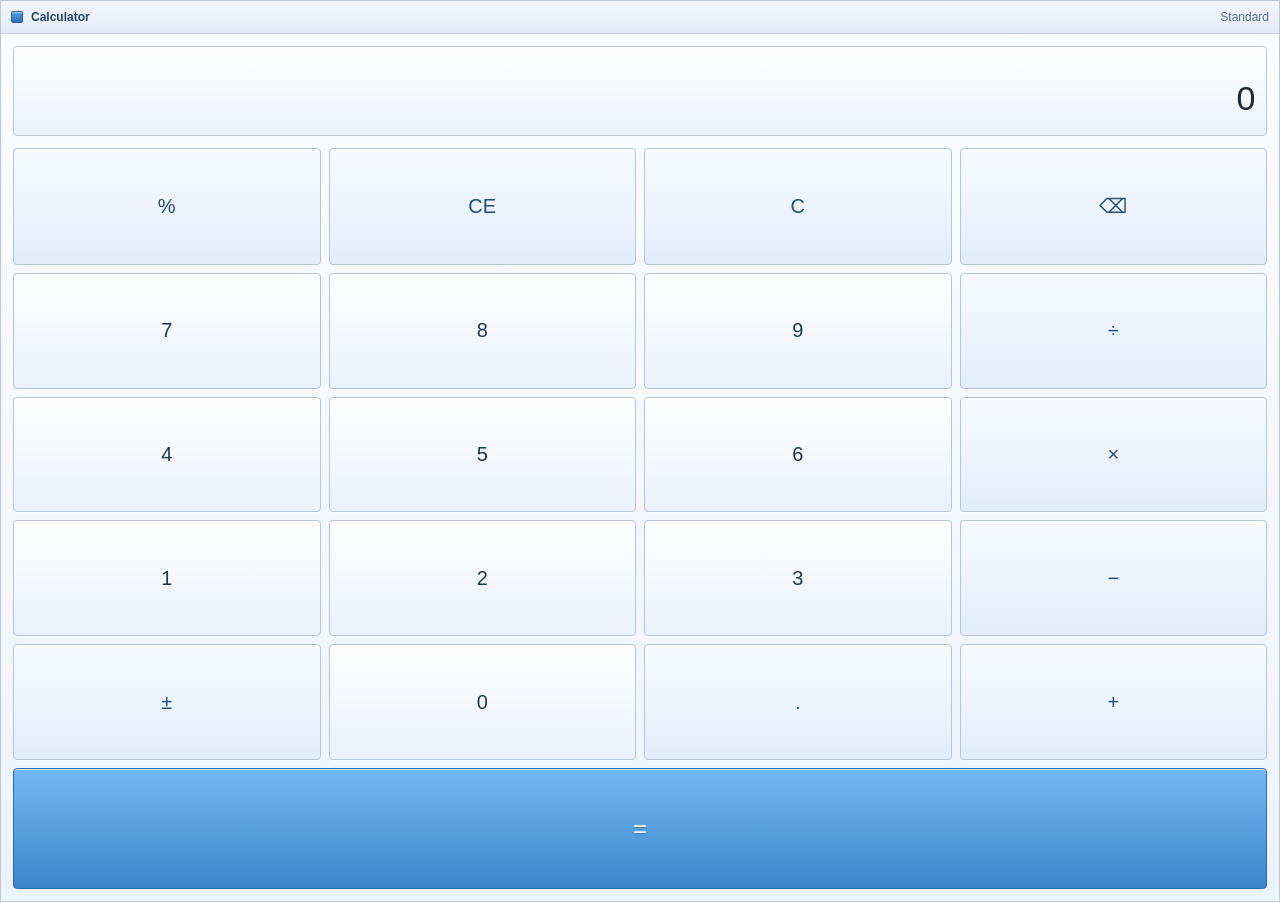
<file: calculator.html>
<!DOCTYPE html>
<html lang="en">

<!-- Mirrored from portfolio-rishav.pages.dev/calculator by HTTrack Website Copier/3.x [XR&CO'2014], Sun, 19 Apr 2026 09:43:43 GMT -->
<!-- Added by HTTrack --><meta http-equiv="content-type" content="text/html;charset=utf-8" /><!-- /Added by HTTrack -->
<head>
    <meta charset="UTF-8">
    <title>Calculator</title>
    <link rel="stylesheet" href="css/apps.css">
    <style>
        body {
            margin: 0;
            padding: 0;
            height: 100vh;
            overflow: hidden;
            display: flex;
            background: linear-gradient(to bottom, #eef3fa 0%, #dfe9f6 100%);
            font-family: "Segoe UI", Tahoma, Geneva, Verdana, sans-serif;
        }

        .calc-window {
            width: 100%;
            height: 100%;
            display: flex;
            flex-direction: column;
            border: 1px solid #bcc7d8;
            background: linear-gradient(to bottom, #fbfdff 0%, #edf3fb 100%);
        }

        .calc-toolbar {
            height: 32px;
            border-bottom: 1px solid #c4ccda;
            background: linear-gradient(to bottom, #f2f6fb 0%, #e4ebf6 100%);
            display: flex;
            justify-content: space-between;
            align-items: center;
            padding: 0 10px;
            font-size: 12px;
            color: #244566;
        }

        .toolbar-title {
            display: flex;
            align-items: center;
            gap: 8px;
            font-weight: 600;
        }

        .toolbar-led {
            width: 10px;
            height: 10px;
            border-radius: 2px;
            background: linear-gradient(to bottom, #51a1e8 0%, #2c6fb2 100%);
            border: 1px solid #2c5f92;
            box-shadow: inset 0 1px rgba(255, 255, 255, 0.5);
        }

        .toolbar-mode {
            color: #5a708a;
            font-weight: 500;
        }

        .display-panel {
            margin: 12px;
            padding: 10px;
            border: 1px solid #b8c5d5;
            border-radius: 4px;
            background: linear-gradient(to bottom, #ffffff 0%, #ecf2fb 100%);
            box-shadow: inset 0 1px 2px rgba(255, 255, 255, 0.9);
        }

        .calc-expression {
            min-height: 18px;
            text-align: right;
            color: #6a7c92;
            font-size: 13px;
            margin-bottom: 4px;
        }

        .calc-display {
            min-height: 46px;
            text-align: right;
            font-size: 34px;
            font-weight: 500;
            letter-spacing: 0.6px;
            color: #1e2732;
            overflow: hidden;
            text-overflow: ellipsis;
            white-space: nowrap;
        }

        .buttons-grid {
            flex: 1;
            display: grid;
            grid-template-columns: repeat(4, minmax(0, 1fr));
            gap: 8px;
            padding: 0 12px 12px;
        }

        .calc-btn {
            border: 1px solid #b5c4d7;
            border-radius: 4px;
            background: linear-gradient(to bottom, #ffffff 0%, #eaf1fb 100%);
            font-size: 20px;
            color: #1f3852;
            cursor: pointer;
            box-shadow: inset 0 1px rgba(255, 255, 255, 0.85), 0 1px rgba(255, 255, 255, 0.4);
            transition: background 0.15s ease, border-color 0.15s ease, transform 0.05s ease;
        }

        .calc-btn:hover {
            background: linear-gradient(to bottom, #ffffff 0%, #dfeafb 100%);
            border-color: #89a7cb;
        }

        .calc-btn:active {
            transform: translateY(1px);
            background: linear-gradient(to bottom, #dbe7f6 0%, #f4f8fd 100%);
            box-shadow: inset 0 2px 4px rgba(0, 0, 0, 0.16);
        }

        .calc-btn.is-operator,
        .calc-btn.is-action {
            background: linear-gradient(to bottom, #f7fbff 0%, #e2ecfa 100%);
            color: #274d75;
        }

        .calc-btn.is-equals {
            grid-column: span 4;
            background: linear-gradient(to bottom, #73b8f2 0%, #3b86cb 100%);
            border-color: #2a6ba8;
            color: #fff;
            font-size: 24px;
            text-shadow: 0 1px 1px rgba(0, 0, 0, 0.25);
        }

        .calc-btn.is-equals:hover {
            background: linear-gradient(to bottom, #84c4f8 0%, #4a95d8 100%);
        }

        .calc-btn.is-equals:active {
            background: linear-gradient(to bottom, #2f79bb 0%, #5ba7e6 100%);
        }

        @media (max-width: 380px) {
            .calc-display {
                font-size: 28px;
            }

            .calc-btn {
                font-size: 18px;
            }
        }
    </style>
    <link rel="icon" type="image/png" href="https://res.cloudinary.com/db1tiugho/image/upload/c_fill,ar_1:1,g_auto,r_max,w_64,h_64,f_png/v1772822338/147969248_ycsb1h.jpg"/>
</head>
<body>
    <div class="calc-window">
        <div class="calc-toolbar">
            <div class="toolbar-title">
                <div class="toolbar-led"></div>
                <span>Calculator</span>
            </div>
            <div class="toolbar-mode">Standard</div>
        </div>

        <div class="display-panel">
            <div id="calc-expression" class="calc-expression">&nbsp;</div>
            <div id="calc-display" class="calc-display" aria-live="polite">0</div>
        </div>

        <div class="buttons-grid" id="calc-buttons">
            <button class="calc-btn is-action" type="button" data-action="percent">%</button>
            <button class="calc-btn is-action" type="button" data-action="clear-entry">CE</button>
            <button class="calc-btn is-action" type="button" data-action="all-clear">C</button>
            <button class="calc-btn is-action" type="button" data-action="backspace">&#9003;</button>

            <button class="calc-btn" type="button" data-number="7">7</button>
            <button class="calc-btn" type="button" data-number="8">8</button>
            <button class="calc-btn" type="button" data-number="9">9</button>
            <button class="calc-btn is-operator" type="button" data-operator="/">&#247;</button>

            <button class="calc-btn" type="button" data-number="4">4</button>
            <button class="calc-btn" type="button" data-number="5">5</button>
            <button class="calc-btn" type="button" data-number="6">6</button>
            <button class="calc-btn is-operator" type="button" data-operator="*">&times;</button>

            <button class="calc-btn" type="button" data-number="1">1</button>
            <button class="calc-btn" type="button" data-number="2">2</button>
            <button class="calc-btn" type="button" data-number="3">3</button>
            <button class="calc-btn is-operator" type="button" data-operator="-">&#8722;</button>

            <button class="calc-btn is-action" type="button" data-action="sign">&#177;</button>
            <button class="calc-btn" type="button" data-number="0">0</button>
            <button class="calc-btn is-action" type="button" data-action="decimal">.</button>
            <button class="calc-btn is-operator" type="button" data-operator="+">+</button>

            <button class="calc-btn is-equals" type="button" data-action="equals">=</button>
        </div>
    </div>

    <script>
        const displayEl = document.getElementById('calc-display');
        const expressionEl = document.getElementById('calc-expression');

        const operatorSymbols = {
            '/': '\u00f7',
            '*': '\u00d7',
            '-': '\u2212',
            '+': '+'
        };

        const state = {
            current: '0',
            storedValue: null,
            operator: null,
            waitingForNext: false,
            expression: ''
        };

        function formatNumber(value) {
            if (!Number.isFinite(value)) return 'Error';

            let normalized = Number(value.toPrecision(12));
            if (Object.is(normalized, -0)) normalized = 0;

            let result = normalized.toString();
            if (result.length > 14) {
                result = normalized.toExponential(8).replace('+', '');
            }
            return result;
        }

        function updateDisplay() {
            displayEl.textContent = state.current;
            expressionEl.textContent = state.expression || '\u00a0';
        }

        function clearAll() {
            state.current = '0';
            state.storedValue = null;
            state.operator = null;
            state.waitingForNext = false;
            state.expression = '';
            updateDisplay();
        }

        function clearEntry() {
            if (state.current === 'Error') {
                clearAll();
                return;
            }
            state.current = '0';
            updateDisplay();
        }

        function showError(message) {
            state.current = 'Error';
            state.storedValue = null;
            state.operator = null;
            state.waitingForNext = false;
            state.expression = message || '';
            updateDisplay();
        }

        function inputNumber(number) {
            if (state.current === 'Error') {
                clearAll();
            }

            if (state.waitingForNext) {
                state.current = number;
                state.waitingForNext = false;
            } else {
                state.current = state.current === '0' ? number : state.current + number;
            }

            updateDisplay();
        }

        function inputDecimal() {
            if (state.current === 'Error') {
                clearAll();
            }

            if (state.waitingForNext) {
                state.current = '0.';
                state.waitingForNext = false;
            } else if (!state.current.includes('.')) {
                state.current += '.';
            }

            updateDisplay();
        }

        function backspace() {
            if (state.current === 'Error') {
                clearAll();
                return;
            }
            if (state.waitingForNext) return;

            if (state.current.length <= 1 || (state.current.length === 2 && state.current.startsWith('-'))) {
                state.current = '0';
            } else {
                state.current = state.current.slice(0, -1);
            }

            updateDisplay();
        }

        function toggleSign() {
            if (state.current === 'Error') return;
            if (state.current === '0') return;

            state.current = state.current.startsWith('-') ? state.current.slice(1) : '-' + state.current;
            updateDisplay();
        }

        function toPercent() {
            if (state.current === 'Error') return;

            const value = Number(state.current) / 100;
            state.current = formatNumber(value);
            updateDisplay();
        }

        function calculate(left, right, operator) {
            let value;

            switch (operator) {
                case '+':
                    value = left + right;
                    break;
                case '-':
                    value = left - right;
                    break;
                case '*':
                    value = left * right;
                    break;
                case '/':
                    if (right === 0) return null;
                    value = left / right;
                    break;
                default:
                    return right;
            }

            if (!Number.isFinite(value)) return null;
            return Number(value.toPrecision(12));
        }

        function applyOperator(nextOperator) {
            if (state.current === 'Error') return;

            const inputValue = Number(state.current);

            if (state.operator && state.waitingForNext) {
                state.operator = nextOperator;
                state.expression = `${formatNumber(state.storedValue)} ${operatorSymbols[nextOperator]}`;
                updateDisplay();
                return;
            }

            if (state.storedValue === null) {
                state.storedValue = inputValue;
            } else if (state.operator) {
                const result = calculate(state.storedValue, inputValue, state.operator);
                if (result === null) {
                    showError('Cannot divide by zero');
                    return;
                }
                state.storedValue = result;
                state.current = formatNumber(result);
            }

            state.operator = nextOperator;
            state.waitingForNext = true;
            state.expression = `${formatNumber(state.storedValue)} ${operatorSymbols[nextOperator]}`;
            updateDisplay();
        }

        function evaluate() {
            if (state.current === 'Error') return;
            if (!state.operator || state.storedValue === null) return;

            const rightValue = Number(state.current);
            const leftValue = state.storedValue;
            const result = calculate(leftValue, rightValue, state.operator);

            if (result === null) {
                showError('Cannot divide by zero');
                return;
            }

            state.expression = `${formatNumber(leftValue)} ${operatorSymbols[state.operator]} ${formatNumber(rightValue)} =`;
            state.current = formatNumber(result);
            state.operator = null;
            state.storedValue = null;
            state.waitingForNext = true;
            updateDisplay();
        }

        function runAction(action) {
            switch (action) {
                case 'all-clear':
                    clearAll();
                    break;
                case 'clear-entry':
                    clearEntry();
                    break;
                case 'backspace':
                    backspace();
                    break;
                case 'sign':
                    toggleSign();
                    break;
                case 'percent':
                    toPercent();
                    break;
                case 'decimal':
                    inputDecimal();
                    break;
                case 'equals':
                    evaluate();
                    break;
                default:
                    break;
            }
        }

        document.getElementById('calc-buttons').addEventListener('click', (event) => {
            const button = event.target.closest('button');
            if (!button) return;

            const number = button.dataset.number;
            const operator = button.dataset.operator;
            const action = button.dataset.action;

            if (number !== undefined) {
                inputNumber(number);
                return;
            }

            if (operator !== undefined) {
                applyOperator(operator);
                return;
            }

            if (action !== undefined) {
                runAction(action);
            }
        });

        document.addEventListener('keydown', (event) => {
            if (event.ctrlKey || event.metaKey || event.altKey) return;

            const { key } = event;
            const isDigit = /^[0-9]$/.test(key);
            const handledKeys = ['.', ',', '+', '-', '*', 'index.html', '%', 'Enter', '=', 'Backspace', 'Delete', 'Escape'];

            if (!isDigit && !handledKeys.includes(key)) return;
            event.preventDefault();

            if (isDigit) {
                inputNumber(key);
                return;
            }

            switch (key) {
                case '.':
                case ',':
                    inputDecimal();
                    break;
                case '+':
                case '-':
                case '*':
                case '/':
                    applyOperator(key);
                    break;
                case '%':
                    toPercent();
                    break;
                case 'Enter':
                case '=':
                    evaluate();
                    break;
                case 'Backspace':
                    backspace();
                    break;
                case 'Delete':
                    clearEntry();
                    break;
                case 'Escape':
                    clearAll();
                    break;
                default:
                    break;
            }
        });

        clearAll();
    </script>
</body>

<!-- Mirrored from portfolio-rishav.pages.dev/calculator by HTTrack Website Copier/3.x [XR&CO'2014], Sun, 19 Apr 2026 09:43:43 GMT -->
</html>
</file>
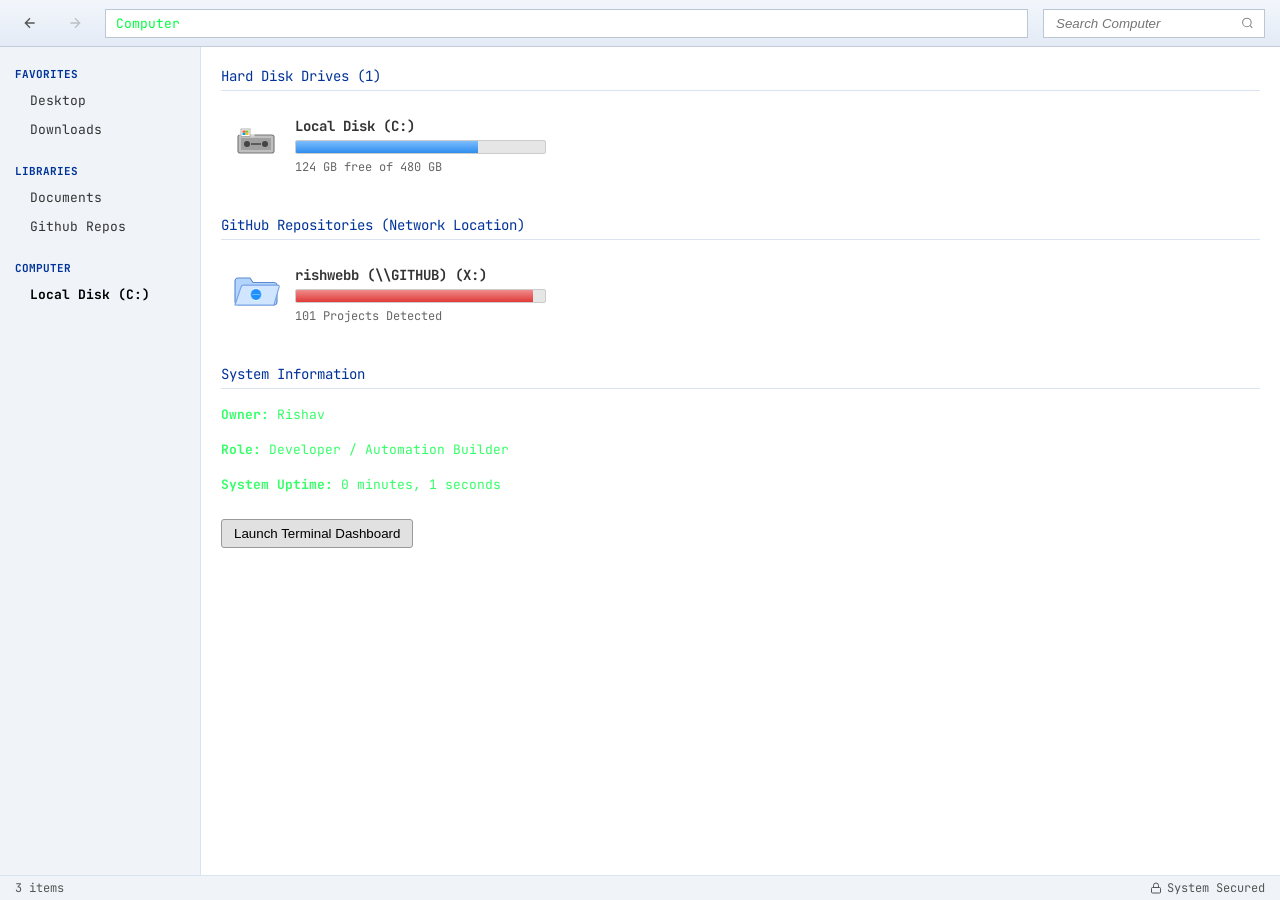
<file: computer.html>
<!DOCTYPE html>
<html lang="en">

<!-- Mirrored from portfolio-rishav.pages.dev/computer by HTTrack Website Copier/3.x [XR&CO'2014], Sun, 19 Apr 2026 09:43:43 GMT -->
<!-- Added by HTTrack --><meta http-equiv="content-type" content="text/html;charset=utf-8" /><!-- /Added by HTTrack -->
<head>
    <meta charset="UTF-8">
    <meta name="viewport" content="width=device-width, initial-scale=1.0">
    <title>My Computer</title>
    <link rel="stylesheet" href="css/apps.css">
    <style>
        body {
            background-color: #f0f4f9; /* Windows explorer background */
            padding: 0;
            margin: 0;
            display: flex;
            flex-direction: column;
            height: 100vh;
        }
        .explorer-toolbar {
            background: linear-gradient(to bottom, #f2f6fb 0%, #e4ebf6 100%);
            border-bottom: 1px solid #c4ccda;
            padding: 8px 15px;
            display: flex;
            align-items: center;
            gap: 15px;
        }
        .nav-btn {
            width: 28px;
            height: 28px;
            border-radius: 50%;
            border: 1px solid transparent;
            display: flex;
            justify-content: center;
            align-items: center;
            cursor: pointer;
            color: #555;
        }
        .nav-btn:hover {
            background: rgba(255,255,255,0.5);
            border-color: #b5c4df;
            box-shadow: 0 1px 2px rgba(0,0,0,0.1);
        }
        .nav-btn svg { width: 16px; height: 16px; }
        
        .address-bar {
            flex: 1;
            background: #fff;
            border: 1px solid #bcc6d5;
            padding: 5px 10px;
            display: flex;
            align-items: center;
            font-size: 13px;
        }
        .address-bar img { width: 16px; height: 16px; margin-right: 8px; }
        .address-bar.search-box {
            flex: 0 0 200px;
            display: flex;
            align-items: center;
        }
        
        .explorer-content {
            flex: 1;
            display: flex;
            overflow: hidden;
        }
        .sidebar {
            width: 200px;
            background: #f0f4f9;
            border-right: 1px solid #d9e3f1;
            padding: 15px 0;
            overflow-y: auto;
        }
        .sidebar-group { margin-bottom: 15px; }
        .sidebar-title {
            font-size: 11px;
            color: #003399;
            font-weight: bold;
            padding: 5px 15px;
            text-transform: uppercase;
        }
        .sidebar-item {
            padding: 6px 15px 6px 30px;
            font-size: 13px;
            color: #333;
            cursor: pointer;
            display: flex;
            align-items: center;
        }
        .sidebar-item:hover {
            background: #dbeefd;
            border: 1px solid #bce4fe;
            padding: 5px 14px 5px 29px; /* adjust for border */
        }
        .sidebar-item img { width: 16px; height: 16px; margin-right: 8px; }
        
        .main-view {
            flex: 1;
            background: #fff;
            padding: 20px;
            overflow-y: auto;
        }
        .drive-section {
            margin-bottom: 30px;
        }
        .drive-title {
            font-size: 14px;
            color: #003399;
            border-bottom: 1px solid #d9e3f1;
            padding-bottom: 5px;
            margin-bottom: 15px;
            display: flex;
            align-items: center;
            gap: 10px;
        }
        .drive-grid {
            display: grid;
            grid-template-columns: repeat(auto-fill, minmax(280px, 1fr));
            gap: 15px;
        }
        .drive-item {
            display: flex;
            align-items: flex-start;
            padding: 10px;
            border: 1px solid transparent;
            border-radius: 3px;
            cursor: pointer;
        }
        .drive-item:hover {
            background: #dbeefd;
            border-color: #bce4fe;
        }
        .drive-icon {
            width: 48px;
            height: 48px;
            margin-right: 15px;
        }
        .drive-info {
            flex: 1;
        }
        .drive-name {
            font-size: 14px;
            font-weight: bold;
            color: #333;
            margin-bottom: 5px;
        }
        .drive-bar-bg {
            height: 12px;
            background: #e6e6e6;
            border: 1px solid #ccc;
            border-radius: 2px;
            margin-bottom: 5px;
            overflow: hidden;
        }
        .drive-bar-fill {
            height: 100%;
            background: linear-gradient(to bottom, #7cbdff 0%, #2e8dec 100%);
        }
        .drive-bar-fill.warning {
            background: linear-gradient(to bottom, #f08b8b 0%, #e03a3a 100%);
        }
        .drive-stats {
            font-size: 12px;
            color: #666;
        }
        .status-bar {
            background: #f0f4f9;
            border-top: 1px solid #d9e3f1;
            padding: 4px 15px;
            font-size: 12px;
            color: #555;
            display: flex;
            justify-content: space-between;
        }

        @media (max-width: 780px) {
            .explorer-toolbar {
                padding: 6px 8px;
                gap: 8px;
            }

            .nav-btn {
                width: 24px;
                height: 24px;
            }

            .address-bar {
                padding: 4px 8px;
                font-size: 12px;
                min-width: 0;
            }

            .address-bar.search-box {
                display: none;
            }

            .sidebar {
                width: 160px;
            }

            .main-view {
                padding: 12px;
            }

            .drive-grid {
                grid-template-columns: 1fr;
            }
        }

        @media (max-width: 560px) {
            .explorer-content {
                flex-direction: column;
            }

            .sidebar {
                width: 100%;
                max-height: 150px;
                border-right: none;
                border-bottom: 1px solid #d9e3f1;
                padding: 8px 0;
            }

            .sidebar-title {
                padding: 4px 10px;
            }

            .sidebar-item {
                padding: 5px 10px;
            }

            .sidebar-item:hover {
                padding: 4px 9px;
            }

            .main-view {
                padding: 10px;
            }

            .drive-icon {
                width: 40px;
                height: 40px;
                margin-right: 10px;
            }

            .drive-name {
                font-size: 13px;
            }

            .status-bar {
                padding: 4px 8px;
                font-size: 11px;
            }
        }
    </style>
    <link rel="icon" type="image/png" href="https://res.cloudinary.com/db1tiugho/image/upload/c_fill,ar_1:1,g_auto,r_max,w_64,h_64,f_png/v1772822338/147969248_ycsb1h.jpg"/>
</head>
<body>
    <div class="explorer-toolbar">
        <div class="nav-btn" title="Back"><svg viewBox="0 0 24 24" fill="none" stroke="currentColor" stroke-width="2"><path d="M19 12H5M12 19l-7-7 7-7"/></svg></div>
        <div class="nav-btn" title="Forward"><svg viewBox="0 0 24 24" fill="none" stroke="currentColor" stroke-width="2" style="opacity: 0.3"><path d="M5 12h14M12 5l7 7-7 7"/></svg></div>
        
        <div class="address-bar">
            <span>Computer</span>
        </div>
        
        <div class="address-bar search-box">
            <input type="text" id="computer-search" placeholder="Search Computer" style="border: none; outline: none; font-style: italic; width: 100%; color: #555;">
            <svg viewBox="0 0 24 24" fill="none" stroke="#888" stroke-width="2" style="width: 14px; height: 14px; margin-left: auto;"><circle cx="11" cy="11" r="8"/><path d="M21 21l-4.35-4.35"/></svg>
        </div>
    </div>
    
    <div class="explorer-content">
        <div class="sidebar">
            <div class="sidebar-group">
                <div class="sidebar-title">Favorites</div>
                <div class="sidebar-item" onclick="openApp('projects')">Desktop</div>
                <div class="sidebar-item" onclick="openApp('projects')">Downloads</div>
            </div>
            <div class="sidebar-group">
                <div class="sidebar-title">Libraries</div>
                <div class="sidebar-item" onclick="openApp('resume')">Documents</div>
                <div class="sidebar-item" onclick="openApp('projects')">Github Repos</div>
            </div>
            <div class="sidebar-group">
                <div class="sidebar-title">Computer</div>
                <div class="sidebar-item" style="font-weight:bold; color:#000;">Local Disk (C:)</div>
            </div>
        </div>
        
        <div class="main-view">
            <div class="drive-section">
                <div class="drive-title">Hard Disk Drives (1)</div>
                <div class="drive-grid">
                    
                    <div class="drive-item" title="Local OS Drive">
                        <svg class="drive-icon" viewBox="0 0 64 64" fill="none" xmlns="http://www.w3.org/2000/svg">
                            <rect x="8" y="24" width="48" height="24" rx="3" fill="#c0c0c0" stroke="#777" stroke-width="1.5"/>
                            <rect x="12" y="28" width="40" height="16" fill="#a0a0a0" />
                            <circle cx="20" cy="36" r="4" fill="#444" />
                            <circle cx="44" cy="36" r="4" fill="#444" />
                            <path d="M26 36 L38 36" stroke="#444" stroke-width="2" stroke-linecap="round" />
                            <rect x="10" y="22" width="20" height="4" fill="#fff" opacity="0.6"/>
                            <!-- Windows Logo sticker -->
                            <rect x="12" y="16" width="12" height="10" fill="#fff" stroke="#999" stroke-width="1"/>
                            <rect x="14" y="18" width="4" height="3" fill="#F85731"/>
                            <rect x="18" y="18" width="4" height="3" fill="#79C229"/>
                            <rect x="14" y="21" width="4" height="3" fill="#01A3EE"/>
                            <rect x="18" y="21" width="4" height="3" fill="#FCBC1F"/>
                        </svg>
                        <div class="drive-info">
                            <div class="drive-name">Local Disk (C:)</div>
                            <div class="drive-bar-bg">
                                <div class="drive-bar-fill" style="width: 73%;"></div>
                            </div>
                            <div class="drive-stats">124 GB free of 480 GB</div>
                        </div>
                    </div>
                </div>
            </div>
            
            <div class="drive-section">
                <div class="drive-title">GitHub Repositories (Network Location)</div>
                <div class="drive-grid">
                    
                    <div class="drive-item" onclick="openApp('projects')">
                        <svg class="drive-icon" viewBox="0 0 64 64" fill="none" xmlns="http://www.w3.org/2000/svg">
                            <path d="M 8 16 L 24 16 L 28 22 L 56 22 C 58 22 60 24 60 26 L 60 48 C 60 50 58 52 56 52 L 8 52 C 6 52 4 50 4 48 L 4 20 C 4 18 6 16 8 16 Z" fill="#b3d4fc" stroke="#5a8bce" stroke-width="1.5" />
                            <path d="M 4 52 L 12 28 C 12.5 26.5 14 25.5 15.5 25.5 L 61 25.5 C 63 25.5 63.5 27.5 62.5 29 L 56 52 Z" fill="#d0e5ff" stroke="#7aa3e5" stroke-width="1.5" />
                            <!-- Web icon overlay -->
                            <circle cx="32" cy="38" r="8" fill="#1E90FF" stroke="#fff" stroke-width="1" />
                            <path d="M32 30 C 36 30 39 34 39 38 C 39 42 36 46 32 46 C 28 46 25 42 25 38 C 25 34 28 30 32 30 Z" fill="none" stroke="#fff" stroke-width="0.5"/>
                            <path d="M 27 38 L 37 38" fill="none" stroke="#fff" stroke-width="0.5" />
                        </svg>
                        <div class="drive-info">
                            <div class="drive-name">rishwebb (\\GITHUB) (X:)</div>
                            <div class="drive-bar-bg">
                                <div class="drive-bar-fill warning" style="width: 95%;"></div>
                            </div>
                            <div class="drive-stats">101 Projects Detected</div>
                        </div>
                    </div>
                    
                </div>
            </div>
            
            <div class="drive-section">
                <div class="drive-title">System Information</div>
                <div style="font-size: 13px; color: #444; line-height: 1.6;">
                    <p><strong>Owner:</strong> Rishav</p>
                    <p><strong>Role:</strong> Developer / Automation Builder</p>
                    <p><strong>System Uptime:</strong> <span id="uptime">0 minutes</span></p>
                    <button style="margin-top: 10px; padding: 6px 12px; cursor: pointer; border: 1px solid #999; border-radius: 3px; background: #e1e1e1;" onclick="openApp('terminal')">Launch Terminal Dashboard</button>
                </div>
            </div>
        </div>
    </div>
    
    <div class="status-bar">
        <span>3 items</span>
        <span style="display:flex; align-items:center; gap: 5px;">
            <svg viewBox="0 0 24 24" width="12" height="12" fill="none" stroke="currentColor" stroke-width="2"><rect x="3" y="11" width="18" height="11" rx="2" ry="2"/><path d="M7 11V7a5 5 0 0 1 10 0v4"/></svg>
            System Secured
        </span>
    </div>

    <script>
        // Use parent WindowManager to open other apps from inside My Computer
        function openApp(appId) {
            if (window.parent && window.parent.WindowManager) {
                window.parent.WindowManager.openApp(appId);
            }
        }
        
        // Search Logic
        document.getElementById('computer-search').addEventListener('input', (e) => {
            const term = e.target.value.toLowerCase();
            let visibleCount = 0;
            document.querySelectorAll('.drive-item').forEach(el => {
                const text = el.innerText.toLowerCase();
                const match = text.includes(term);
                el.style.display = match ? 'flex' : 'none';
                if (match) visibleCount++;
            });
            // Hide section generic info if searching
            document.querySelectorAll('.drive-section').forEach(sec => {
                if (!sec.querySelector('.drive-item')) {
                    sec.style.display = term ? 'none' : 'block';
                }
            });
        });
        
        // Track fake uptime
        const bootTime = Date.now();
        setInterval(() => {
            const mins = Math.floor((Date.now() - bootTime) / 60000);
            const secs = Math.floor(((Date.now() - bootTime) % 60000) / 1000);
            document.getElementById('uptime').innerText = `${mins} minutes, ${secs} seconds`;
        }, 1000);
    </script>
</body>

<!-- Mirrored from portfolio-rishav.pages.dev/computer by HTTrack Website Copier/3.x [XR&CO'2014], Sun, 19 Apr 2026 09:43:43 GMT -->
</html>
</file>
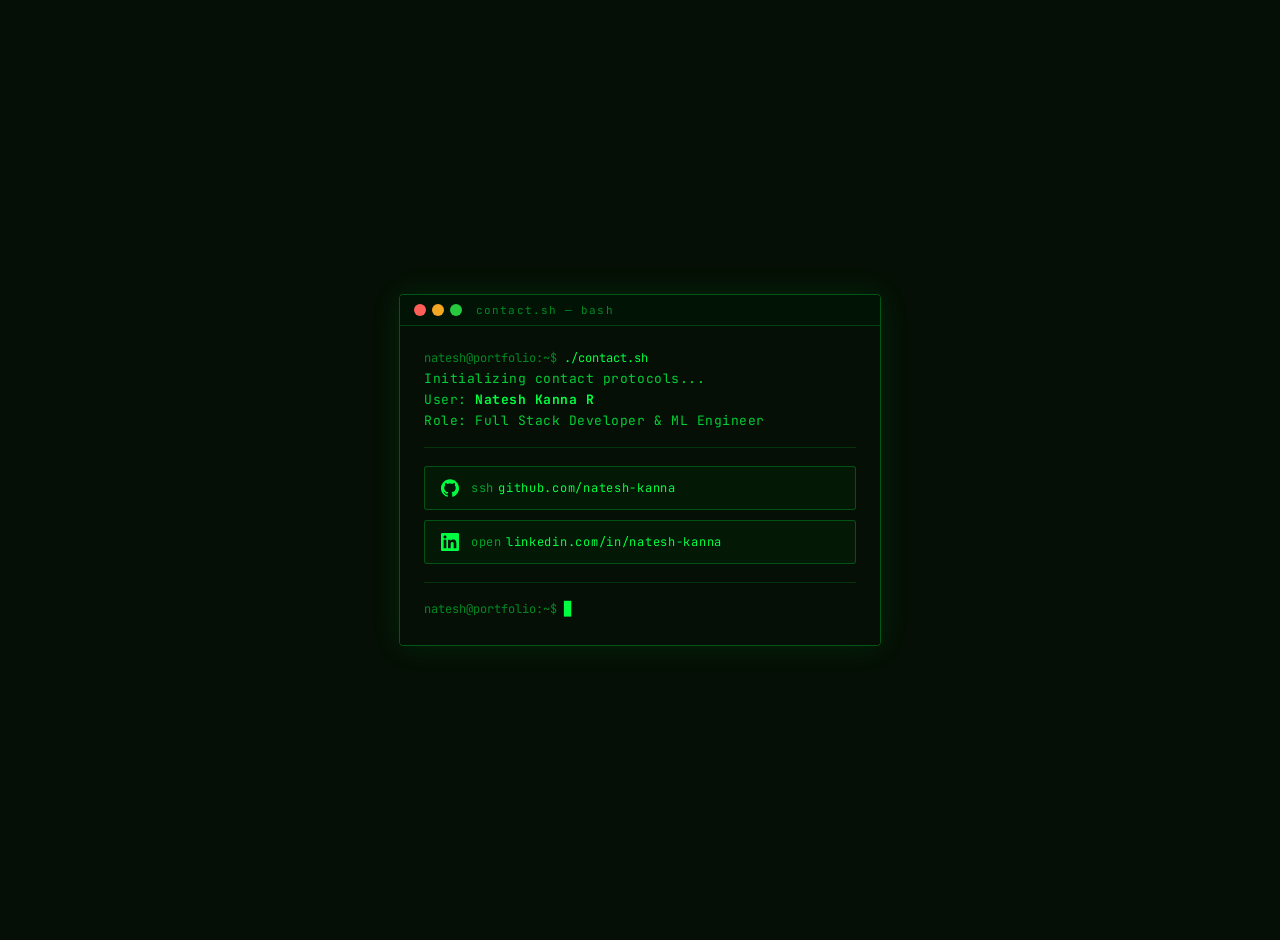
<file: contact.html>
<!DOCTYPE html>
<html lang="en">
<head>
    <meta charset="UTF-8">
    <title>contact — Natesh Kanna R</title>
    <link rel="stylesheet" href="css/apps.css">
    <style>
        body { display: flex; align-items: center; justify-content: center; min-height: 100vh; padding: 20px; }
        .terminal-card {
            width: 100%;
            max-width: 480px;
            border: 1px solid rgba(0,255,65,0.3);
            border-radius: 4px;
            overflow: hidden;
            box-shadow: 0 0 30px rgba(0,255,65,0.1);
        }
        .term-bar {
            background: rgba(0,20,5,0.98);
            padding: 8px 14px;
            display: flex;
            align-items: center;
            gap: 6px;
            border-bottom: 1px solid rgba(0,255,65,0.2);
        }
        .dot { width: 12px; height: 12px; border-radius: 50%; }
        .dot.r { background: #ff5f57; }
        .dot.y { background: #f5a623; }
        .dot.g { background: #27c93f; }
        .term-title { margin-left: 8px; font-size: 11px; color: rgba(0,255,65,0.5); letter-spacing: 0.1em; }
        .term-body { padding: 24px; background: #050f05; }
        .prompt { color: rgba(0,255,65,0.5); font-size: 12px; margin-bottom: 4px; }
        .prompt span { color: #00ff41; }
        .output-line { font-size: 13px; color: rgba(0,255,65,0.8); margin: 4px 0; letter-spacing: 0.04em; }
        .divider { border: none; border-top: 1px solid rgba(0,255,65,0.15); margin: 18px 0; }
        .contact-btn {
            display: flex;
            align-items: center;
            gap: 12px;
            padding: 12px 16px;
            margin: 10px 0;
            border: 1px solid rgba(0,255,65,0.25);
            border-radius: 3px;
            background: rgba(0,255,65,0.04);
            color: #00ff41;
            font-family: "JetBrains Mono", monospace;
            font-size: 12px;
            letter-spacing: 0.06em;
            text-decoration: none;
            transition: all 0.2s;
            cursor: pointer;
        }
        .contact-btn:hover {
            background: rgba(0,255,65,0.1);
            border-color: #00ff41;
            box-shadow: 0 0 12px rgba(0,255,65,0.2);
            text-shadow: 0 0 8px rgba(0,255,65,0.5);
            border-bottom: 1px solid #00ff41;
        }
        .contact-btn svg { width: 18px; height: 18px; flex-shrink: 0; }
        .contact-btn .label { opacity: 0.6; margin-right: 4px; }
    </style>
</head>
<body>
    <div class="terminal-card">
        <div class="term-bar">
            <div class="dot r"></div>
            <div class="dot y"></div>
            <div class="dot g"></div>
            <span class="term-title">contact.sh — bash</span>
        </div>
        <div class="term-body">
            <div class="prompt">natesh@portfolio:~$ <span>./contact.sh</span></div>
            <div class="output-line">Initializing contact protocols...</div>
            <div class="output-line">User: <span style="color:#00ff41;font-weight:700;">Natesh Kanna R</span></div>
            <div class="output-line">Role: Full Stack Developer &amp; ML Engineer</div>
            <hr class="divider">
            <a href="https://github.com/natesh-kanna" target="_blank" rel="noopener noreferrer" class="contact-btn">
                <svg viewBox="0 0 24 24" fill="currentColor"><path d="M12 .297c-6.63 0-12 5.373-12 12 0 5.303 3.438 9.8 8.205 11.385.6.113.82-.258.82-.577 0-.285-.01-1.04-.015-2.04-3.338.724-4.042-1.61-4.042-1.61C4.422 18.07 3.633 17.7 3.633 17.7c-1.087-.744.084-.729.084-.729 1.205.084 1.838 1.236 1.838 1.236 1.07 1.835 2.809 1.305 3.495.998.108-.776.417-1.305.76-1.605-2.665-.3-5.466-1.332-5.466-5.93 0-1.31.465-2.38 1.235-3.22-.135-.303-.54-1.523.105-3.176 0 0 1.005-.322 3.3 1.23.96-.267 1.98-.399 3-.405 1.02.006 2.04.138 3 .405 2.28-1.552 3.285-1.23 3.285-1.23.645 1.653.24 2.873.12 3.176.765.84 1.23 1.91 1.23 3.22 0 4.61-2.805 5.625-5.475 5.92.42.36.81 1.096.81 2.22 0 1.606-.015 2.896-.015 3.286 0 .315.21.69.825.57C20.565 22.092 24 17.592 24 12.297c0-6.627-5.373-12-12-12"/></svg>
                <span><span class="label">ssh</span>github.com/natesh-kanna</span>
            </a>
            <a href="https://linkedin.com/in/natesh-kanna" target="_blank" rel="noopener noreferrer" class="contact-btn">
                <svg viewBox="0 0 24 24" fill="currentColor"><path d="M20.447 20.452h-3.554v-5.569c0-1.328-.027-3.037-1.852-3.037-1.853 0-2.136 1.445-2.136 2.939v5.667H9.351V9h3.414v1.561h.046c.477-.9 1.637-1.85 3.37-1.85 3.601 0 4.267 2.37 4.267 5.455v6.286zM5.337 7.433c-1.144 0-2.063-.926-2.063-2.065 0-1.138.92-2.063 2.063-2.063 1.14 0 2.064.925 2.064 2.063 0 1.139-.925 2.065-2.064 2.065zm1.782 13.019H3.555V9h3.564v11.452zM22.225 0H1.771C.792 0 0 .774 0 1.729v20.542C0 23.227.792 24 1.771 24h20.451C23.2 24 24 23.227 24 22.271V1.729C24 .774 23.2 0 22.222 0h.003z"/></svg>
                <span><span class="label">open</span>linkedin.com/in/natesh-kanna</span>
            </a>
            <hr class="divider">
            <div class="prompt">natesh@portfolio:~$ <span style="animation: blink 1s step-end infinite;">█</span></div>
        </div>
    </div>
    <style>
        @keyframes blink { 0%,100%{opacity:1} 50%{opacity:0} }
    </style>
</body>
</html>
</file>
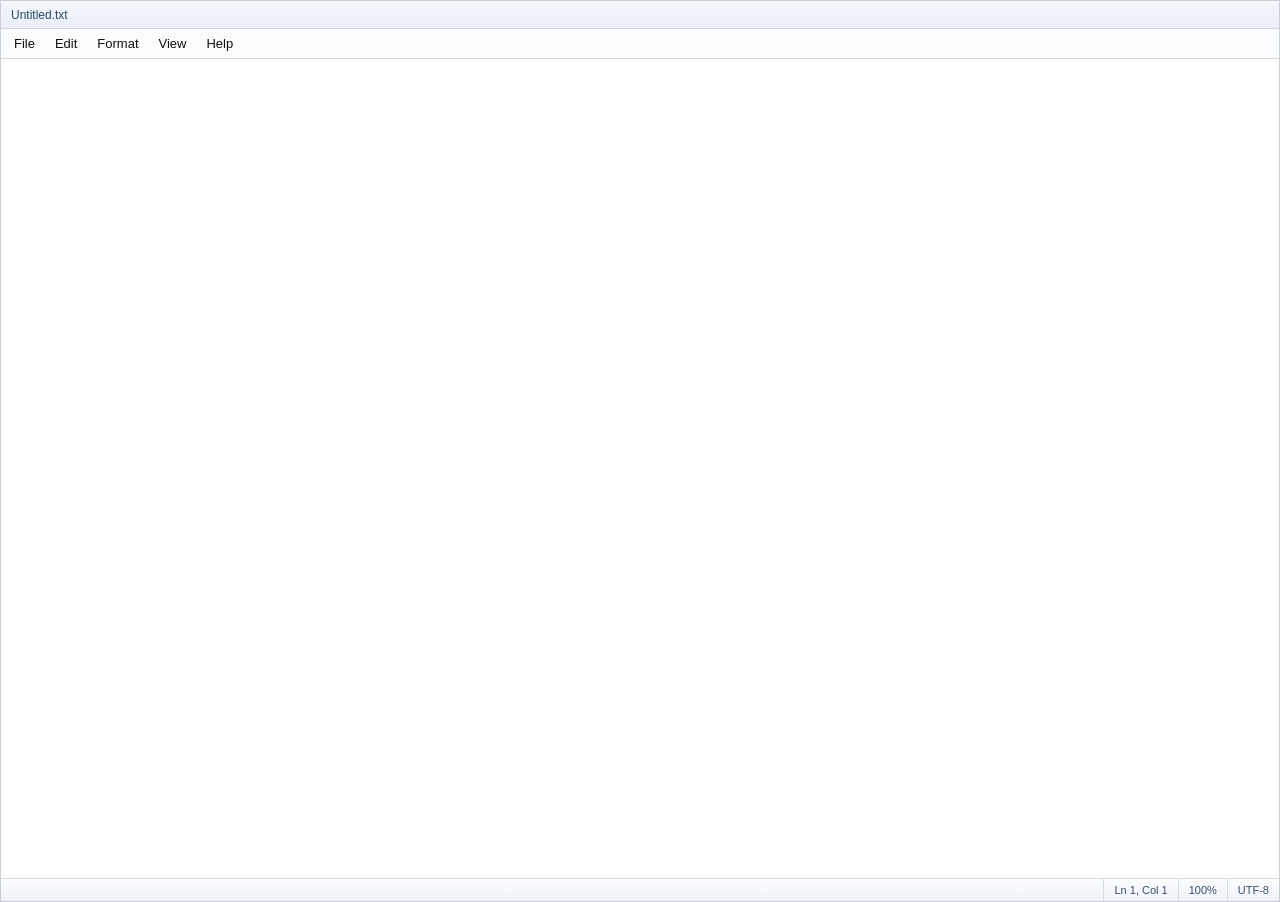
<file: notepad.html>
<!DOCTYPE html>
<html lang="en">

<!-- Mirrored from portfolio-rishav.pages.dev/notepad by HTTrack Website Copier/3.x [XR&CO'2014], Sun, 19 Apr 2026 09:43:43 GMT -->
<!-- Added by HTTrack --><meta http-equiv="content-type" content="text/html;charset=utf-8" /><!-- /Added by HTTrack -->
<head>
    <meta charset="UTF-8">
    <title>Notepad</title>
    <link rel="stylesheet" href="css/apps.css">
    <style>
        body {
            margin: 0;
            padding: 0;
            height: 100vh;
            overflow: hidden;
            display: flex;
            background: #fff;
            font-family: "Segoe UI", Tahoma, Geneva, Verdana, sans-serif;
            color: #111;
        }

        .notepad-shell {
            width: 100%;
            height: 100%;
            display: flex;
            flex-direction: column;
            border: 1px solid #c8ced9;
            background: #fff;
        }

        .doc-strip {
            height: 27px;
            display: flex;
            align-items: center;
            padding: 0 10px;
            font-size: 12px;
            color: #2c4a68;
            background: linear-gradient(to bottom, #f4f7fb 0%, #e9eff8 100%);
            border-bottom: 1px solid #d0d7e2;
        }

        .menu-bar {
            height: 29px;
            display: flex;
            align-items: stretch;
            padding-left: 3px;
            border-bottom: 1px solid #d7dbe4;
            background: #f9fbfd;
            position: relative;
            z-index: 40;
        }

        .menu-root {
            position: relative;
        }

        .menu-trigger {
            height: 100%;
            padding: 0 10px;
            border: none;
            background: transparent;
            font-size: 13px;
            color: #111;
            cursor: default;
        }

        .menu-root.open .menu-trigger {
            background: #dbe8f8;
            border-left: 1px solid #9db8d8;
            border-right: 1px solid #9db8d8;
        }

        .menu-dropdown {
            display: none;
            position: absolute;
            top: 100%;
            left: 0;
            min-width: 245px;
            border: 1px solid #97adc8;
            box-shadow: 0 4px 10px rgba(0, 0, 0, 0.2);
            background: #fff;
            padding: 4px;
        }

        .menu-root.open .menu-dropdown {
            display: block;
        }

        .menu-item {
            width: 100%;
            border: 1px solid transparent;
            background: transparent;
            color: #111;
            text-align: left;
            font-size: 12px;
            padding: 4px 8px;
            display: flex;
            align-items: center;
            justify-content: space-between;
            cursor: default;
            white-space: nowrap;
        }

        .menu-item:hover:not(.disabled) {
            background: #dbeefe;
            border-color: #8fbde8;
        }

        .menu-item.disabled {
            color: #9a9a9a;
        }

        .menu-item .left {
            display: inline-flex;
            align-items: center;
            gap: 7px;
        }

        .menu-item .shortcut {
            color: #666;
            margin-left: 22px;
            font-size: 11px;
        }

        .checkmark {
            width: 12px;
            visibility: hidden;
            color: #235887;
            font-weight: 700;
            text-align: center;
            font-size: 11px;
        }

        .menu-item.checked .checkmark {
            visibility: visible;
        }

        .menu-divider {
            height: 1px;
            background: #d6d6d6;
            margin: 4px 2px;
        }

        .editor-wrap {
            flex: 1;
            min-height: 0;
            position: relative;
        }

        #editor {
            width: 100%;
            height: 100%;
            box-sizing: border-box;
            border: none;
            outline: none;
            resize: none;
            font-family: Consolas, "Lucida Console", monospace;
            font-size: 15px;
            line-height: 1.35;
            padding: 8px;
            color: #000;
            background: #fff;
            white-space: pre;
            overflow: auto;
            tab-size: 4;
        }

        .status-bar {
            height: 22px;
            border-top: 1px solid #d7dbe4;
            display: flex;
            align-items: center;
            justify-content: flex-end;
            background: linear-gradient(to bottom, #fbfcfe 0%, #eef2f8 100%);
            font-size: 11px;
            color: #384f68;
        }

        .status-segment {
            border-left: 1px solid #d7dbe4;
            padding: 0 10px;
            height: 100%;
            display: inline-flex;
            align-items: center;
            white-space: nowrap;
        }

        .hidden {
            display: none !important;
        }

        .dialog-overlay {
            position: absolute;
            inset: 0;
            background: rgba(0, 0, 0, 0.16);
            display: flex;
            align-items: center;
            justify-content: center;
            z-index: 100;
        }

        .dialog-box {
            width: 340px;
            border: 1px solid #93a9c3;
            background: #f9fbfe;
            box-shadow: 0 8px 20px rgba(0, 0, 0, 0.25);
        }

        .dialog-title {
            padding: 8px 10px;
            background: linear-gradient(to bottom, #f4f7fb 0%, #e3ebf7 100%);
            border-bottom: 1px solid #c6d1df;
            font-size: 12px;
            color: #29496a;
            font-weight: 600;
        }

        .dialog-content {
            padding: 12px 12px 8px;
            font-size: 12px;
            color: #333;
        }

        .dialog-row {
            display: grid;
            grid-template-columns: 85px minmax(0, 1fr);
            gap: 8px;
            align-items: center;
            margin-bottom: 8px;
        }

        .dialog-row input {
            width: 100%;
            height: 24px;
            border: 1px solid #a9b8ca;
            padding: 0 6px;
            box-sizing: border-box;
            font-size: 12px;
        }

        .dialog-actions {
            padding: 0 12px 12px;
            display: flex;
            justify-content: flex-end;
            gap: 8px;
        }

        .dialog-btn {
            min-width: 82px;
            height: 24px;
            border: 1px solid #a3b2c4;
            background: linear-gradient(to bottom, #fff 0%, #e9f0f9 100%);
            border-radius: 2px;
            font-size: 12px;
            cursor: default;
        }

        .dialog-btn:hover {
            border-color: #5a9bd6;
            background: linear-gradient(to bottom, #fff 0%, #dcecff 100%);
        }
    </style>
    <link rel="icon" type="image/png" href="https://res.cloudinary.com/db1tiugho/image/upload/c_fill,ar_1:1,g_auto,r_max,w_64,h_64,f_png/v1772822338/147969248_ycsb1h.jpg"/>
</head>
<body>
    <div class="notepad-shell">
        <div class="doc-strip" id="doc-title">Untitled.txt</div>

        <div class="menu-bar" id="menu-bar">
            <div class="menu-root" data-menu-root="file">
                <button class="menu-trigger" type="button" data-menu-trigger="file">File</button>
                <div class="menu-dropdown">
                    <button class="menu-item" type="button" data-command="new">
                        <span class="left"><span class="checkmark">&#10003;</span>New</span><span class="shortcut">Ctrl+N</span>
                    </button>
                    <button class="menu-item" type="button" data-command="open">
                        <span class="left"><span class="checkmark">&#10003;</span>Open...</span><span class="shortcut">Ctrl+O</span>
                    </button>
                    <button class="menu-item" type="button" data-command="save">
                        <span class="left"><span class="checkmark">&#10003;</span>Save</span><span class="shortcut">Ctrl+S</span>
                    </button>
                    <button class="menu-item" type="button" data-command="save-as">
                        <span class="left"><span class="checkmark">&#10003;</span>Save As...</span><span class="shortcut">Ctrl+Shift+S</span>
                    </button>
                    <div class="menu-divider"></div>
                    <button class="menu-item" type="button" data-command="exit">
                        <span class="left"><span class="checkmark">&#10003;</span>Exit</span><span class="shortcut"></span>
                    </button>
                </div>
            </div>

            <div class="menu-root" data-menu-root="edit">
                <button class="menu-trigger" type="button" data-menu-trigger="edit">Edit</button>
                <div class="menu-dropdown">
                    <button class="menu-item" type="button" data-command="undo">
                        <span class="left"><span class="checkmark">&#10003;</span>Undo</span><span class="shortcut">Ctrl+Z</span>
                    </button>
                    <button class="menu-item" type="button" data-command="redo">
                        <span class="left"><span class="checkmark">&#10003;</span>Redo</span><span class="shortcut">Ctrl+Y</span>
                    </button>
                    <div class="menu-divider"></div>
                    <button class="menu-item" type="button" data-command="cut">
                        <span class="left"><span class="checkmark">&#10003;</span>Cut</span><span class="shortcut">Ctrl+X</span>
                    </button>
                    <button class="menu-item" type="button" data-command="copy">
                        <span class="left"><span class="checkmark">&#10003;</span>Copy</span><span class="shortcut">Ctrl+C</span>
                    </button>
                    <button class="menu-item" type="button" data-command="paste">
                        <span class="left"><span class="checkmark">&#10003;</span>Paste</span><span class="shortcut">Ctrl+V</span>
                    </button>
                    <button class="menu-item" type="button" data-command="delete-selection">
                        <span class="left"><span class="checkmark">&#10003;</span>Delete</span><span class="shortcut">Del</span>
                    </button>
                    <div class="menu-divider"></div>
                    <button class="menu-item" type="button" data-command="find">
                        <span class="left"><span class="checkmark">&#10003;</span>Find...</span><span class="shortcut">Ctrl+F</span>
                    </button>
                    <button class="menu-item" type="button" data-command="replace">
                        <span class="left"><span class="checkmark">&#10003;</span>Replace...</span><span class="shortcut">Ctrl+H</span>
                    </button>
                    <button class="menu-item" type="button" data-command="select-all">
                        <span class="left"><span class="checkmark">&#10003;</span>Select All</span><span class="shortcut">Ctrl+A</span>
                    </button>
                    <button class="menu-item" type="button" data-command="time-date">
                        <span class="left"><span class="checkmark">&#10003;</span>Time/Date</span><span class="shortcut">F5</span>
                    </button>
                </div>
            </div>

            <div class="menu-root" data-menu-root="format">
                <button class="menu-trigger" type="button" data-menu-trigger="format">Format</button>
                <div class="menu-dropdown">
                    <button class="menu-item" type="button" data-command="toggle-word-wrap" id="word-wrap-option">
                        <span class="left"><span class="checkmark">&#10003;</span>Word Wrap</span><span class="shortcut"></span>
                    </button>
                </div>
            </div>

            <div class="menu-root" data-menu-root="view">
                <button class="menu-trigger" type="button" data-menu-trigger="view">View</button>
                <div class="menu-dropdown">
                    <button class="menu-item" type="button" data-command="zoom-in">
                        <span class="left"><span class="checkmark">&#10003;</span>Zoom In</span><span class="shortcut">Ctrl++</span>
                    </button>
                    <button class="menu-item" type="button" data-command="zoom-out">
                        <span class="left"><span class="checkmark">&#10003;</span>Zoom Out</span><span class="shortcut">Ctrl+-</span>
                    </button>
                    <button class="menu-item" type="button" data-command="zoom-reset">
                        <span class="left"><span class="checkmark">&#10003;</span>Restore Default Zoom</span><span class="shortcut">Ctrl+0</span>
                    </button>
                    <div class="menu-divider"></div>
                    <button class="menu-item checked" type="button" data-command="toggle-status-bar" id="status-bar-option">
                        <span class="left"><span class="checkmark">&#10003;</span>Status Bar</span><span class="shortcut"></span>
                    </button>
                </div>
            </div>

            <div class="menu-root" data-menu-root="help">
                <button class="menu-trigger" type="button" data-menu-trigger="help">Help</button>
                <div class="menu-dropdown">
                    <button class="menu-item" type="button" data-command="about">
                        <span class="left"><span class="checkmark">&#10003;</span>About Notepad</span><span class="shortcut"></span>
                    </button>
                </div>
            </div>
        </div>

        <div class="editor-wrap">
            <textarea id="editor" spellcheck="false"></textarea>

            <div class="dialog-overlay hidden" id="find-dialog">
                <div class="dialog-box">
                    <div class="dialog-title">Find</div>
                    <div class="dialog-content">
                        <div class="dialog-row">
                            <label for="find-input">Find what:</label>
                            <input id="find-input" type="text" autocomplete="off">
                        </div>
                    </div>
                    <div class="dialog-actions">
                        <button class="dialog-btn" type="button" data-dialog-action="find-next">Find Next</button>
                        <button class="dialog-btn" type="button" data-dialog-action="find-close">Cancel</button>
                    </div>
                </div>
            </div>

            <div class="dialog-overlay hidden" id="replace-dialog">
                <div class="dialog-box">
                    <div class="dialog-title">Replace</div>
                    <div class="dialog-content">
                        <div class="dialog-row">
                            <label for="replace-find-input">Find what:</label>
                            <input id="replace-find-input" type="text" autocomplete="off">
                        </div>
                        <div class="dialog-row">
                            <label for="replace-with-input">Replace with:</label>
                            <input id="replace-with-input" type="text" autocomplete="off">
                        </div>
                    </div>
                    <div class="dialog-actions">
                        <button class="dialog-btn" type="button" data-dialog-action="replace-find-next">Find Next</button>
                        <button class="dialog-btn" type="button" data-dialog-action="replace-next">Replace</button>
                        <button class="dialog-btn" type="button" data-dialog-action="replace-all">Replace All</button>
                        <button class="dialog-btn" type="button" data-dialog-action="replace-close">Cancel</button>
                    </div>
                </div>
            </div>

            <div class="dialog-overlay hidden" id="about-dialog">
                <div class="dialog-box" style="width: 300px;">
                    <div class="dialog-title">About Notepad</div>
                    <div class="dialog-content">
                        <p style="margin: 0 0 8px;">Windows Notepad (Portfolio Edition)</p>
                        <p style="margin: 0 0 8px;">A plain text editor with classic menus and shortcuts.</p>
                        <p style="margin: 0;">Version 1.0</p>
                    </div>
                    <div class="dialog-actions">
                        <button class="dialog-btn" type="button" data-dialog-action="about-close">OK</button>
                    </div>
                </div>
            </div>
        </div>

        <div class="status-bar" id="status-bar">
            <div class="status-segment" id="cursor-pos">Ln 1, Col 1</div>
            <div class="status-segment" id="zoom-level">100%</div>
            <div class="status-segment">UTF-8</div>
        </div>
    </div>

    <input type="file" id="file-picker" class="hidden" accept=".txt,.md,.json,.js,.ts,.css,.html,.xml,.csv,.log,text/*">

    <script>
        const editor = document.getElementById('editor');
        const docTitle = document.getElementById('doc-title');
        const statusBar = document.getElementById('status-bar');
        const cursorPos = document.getElementById('cursor-pos');
        const zoomLevel = document.getElementById('zoom-level');
        const filePicker = document.getElementById('file-picker');
        const wordWrapOption = document.getElementById('word-wrap-option');
        const statusBarOption = document.getElementById('status-bar-option');
        const menuRoots = Array.from(document.querySelectorAll('.menu-root'));

        const findDialog = document.getElementById('find-dialog');
        const replaceDialog = document.getElementById('replace-dialog');
        const aboutDialog = document.getElementById('about-dialog');
        const findInput = document.getElementById('find-input');
        const replaceFindInput = document.getElementById('replace-find-input');
        const replaceWithInput = document.getElementById('replace-with-input');

        const state = {
            fileName: 'Untitled.txt',
            dirty: false,
            wordWrap: false,
            statusBarVisible: true,
            zoom: 100,
            lastFindText: ''
        };

        function updateTitle() {
            const dirtyMark = state.dirty ? ' *' : '';
            docTitle.textContent = state.fileName + dirtyMark;
        }

        function setDirty(nextDirty) {
            if (state.dirty === nextDirty) return;
            state.dirty = nextDirty;
            updateTitle();
        }

        function getSafeFileName(input) {
            const trimmed = (input || '').trim();
            if (!trimmed) return null;
            return /\.txt$/i.test(trimmed) ? trimmed : `${trimmed}.txt`;
        }

        function requestDiscardChanges() {
            if (!state.dirty) return true;
            return window.confirm('You have unsaved changes. Continue without saving?');
        }

        function closeMenus() {
            menuRoots.forEach((root) => root.classList.remove('open'));
        }

        function openMenu(menuName) {
            menuRoots.forEach((root) => {
                const isMatch = root.dataset.menuRoot === menuName;
                root.classList.toggle('open', isMatch);
            });
        }

        function closeDialogs() {
            findDialog.classList.add('hidden');
            replaceDialog.classList.add('hidden');
            aboutDialog.classList.add('hidden');
        }

        function focusEditor() {
            editor.focus();
            updateCursorStatus();
        }

        function setMenuChecked(el, checked) {
            el.classList.toggle('checked', checked);
        }

        function applyWordWrapState() {
            editor.style.whiteSpace = state.wordWrap ? 'pre-wrap' : 'pre';
            editor.style.overflowX = state.wordWrap ? 'hidden' : 'auto';
            setMenuChecked(wordWrapOption, state.wordWrap);

            const statusDisabledByWrap = state.wordWrap;
            statusBarOption.classList.toggle('disabled', statusDisabledByWrap);
            if (statusDisabledByWrap) {
                statusBar.classList.add('hidden');
            } else {
                statusBar.classList.toggle('hidden', !state.statusBarVisible);
            }
        }

        function applyZoom() {
            const clamped = Math.max(25, Math.min(500, state.zoom));
            state.zoom = clamped;
            editor.style.fontSize = `${(clamped / 100) * 15}px`;
            zoomLevel.textContent = `${clamped}%`;
        }

        function updateCursorStatus() {
            const cursorIndex = editor.selectionStart;
            const content = editor.value.slice(0, cursorIndex);
            const lines = content.split('\n');
            const line = lines.length;
            const column = lines[lines.length - 1].length + 1;
            cursorPos.textContent = `Ln ${line}, Col ${column}`;
        }

        function triggerDownload(fileName, content) {
            const blob = new Blob([content], { type: 'text/plain;charset=utf-8' });
            const url = URL.createObjectURL(blob);
            const anchor = document.createElement('a');
            anchor.href = url;
            anchor.download = fileName;
            document.body.appendChild(anchor);
            anchor.click();
            anchor.remove();
            URL.revokeObjectURL(url);
        }

        function saveDocument(forceSaveAs) {
            let fileName = state.fileName;

            if (forceSaveAs || state.fileName === 'Untitled.html') {
                const suggested = window.prompt('Save file as:', state.fileName);
                if (suggested === null) return false;
                const resolved = getSafeFileName(suggested);
                if (!resolved) return false;
                fileName = resolved;
            }

            triggerDownload(fileName, editor.value);
            state.fileName = fileName;
            setDirty(false);
            return true;
        }

        function newDocument() {
            if (!requestDiscardChanges()) return;
            editor.value = '';
            state.fileName = 'Untitled.html';
            setDirty(false);
            updateCursorStatus();
            focusEditor();
        }

        function openDocument() {
            if (!requestDiscardChanges()) return;
            filePicker.value = '';
            filePicker.click();
        }

        function insertAtSelection(text) {
            const start = editor.selectionStart;
            const end = editor.selectionEnd;
            editor.setRangeText(text, start, end, 'end');
            setDirty(true);
            updateCursorStatus();
        }

        function runExec(command) {
            focusEditor();
            document.execCommand(command);
            updateCursorStatus();
        }

        async function pasteFromClipboard() {
            focusEditor();
            const pasted = document.execCommand('paste');
            if (pasted) return;

            if (navigator.clipboard && navigator.clipboard.readText) {
                try {
                    const text = await navigator.clipboard.readText();
                    insertAtSelection(text);
                } catch (err) {
                    window.alert('Paste is blocked by browser permissions.');
                }
            } else {
                window.alert('Paste is blocked by browser permissions.');
            }
        }

        function insertTimeDate() {
            const stamp = new Date().toLocaleString();
            insertAtSelection(stamp);
            focusEditor();
        }

        function normalizeForFind(value) {
            return value.toLowerCase();
        }

        function findNextText(query, fromStart) {
            const text = editor.value;
            if (!query) return false;

            const lookupText = normalizeForFind(text);
            const lookupQuery = normalizeForFind(query);
            const startIndex = fromStart ? 0 : editor.selectionEnd;

            let matchIndex = lookupText.indexOf(lookupQuery, startIndex);
            if (matchIndex === -1 && startIndex > 0) {
                matchIndex = lookupText.indexOf(lookupQuery, 0);
            }

            if (matchIndex === -1) {
                window.alert(`Cannot find "${query}".`);
                return false;
            }

            editor.focus();
            editor.setSelectionRange(matchIndex, matchIndex + query.length);
            updateCursorStatus();
            return true;
        }

        function escapeRegExp(value) {
            return value.replace(/[.*+?^${}()|[\]\\]/g, '\\$&');
        }

        function replaceCurrentOrNext(findText, replaceText) {
            if (!findText) return;
            const selectedText = editor.value.slice(editor.selectionStart, editor.selectionEnd);
            const isSelectedMatch = normalizeForFind(selectedText) === normalizeForFind(findText);

            if (isSelectedMatch) {
                insertAtSelection(replaceText);
                return;
            }

            if (findNextText(findText, false)) {
                insertAtSelection(replaceText);
            }
        }

        function replaceAll(findText, replaceText) {
            if (!findText) return;
            const pattern = new RegExp(escapeRegExp(findText), 'gi');
            const before = editor.value;
            const after = before.replace(pattern, replaceText);
            if (after !== before) {
                editor.value = after;
                setDirty(true);
                updateCursorStatus();
            }
        }

        function toggleWordWrap() {
            state.wordWrap = !state.wordWrap;
            applyWordWrapState();
            updateCursorStatus();
        }

        function toggleStatusBar() {
            if (state.wordWrap) return;
            state.statusBarVisible = !state.statusBarVisible;
            setMenuChecked(statusBarOption, state.statusBarVisible);
            statusBar.classList.toggle('hidden', !state.statusBarVisible);
        }

        function closeCurrentWindow() {
            if (!requestDiscardChanges()) return;

            if (window.parent && window.parent.WindowManager) {
                const frame = window.frameElement;
                const win = frame && typeof frame.closest === 'function' ? frame.closest('.window') : null;
                if (win && win.id) {
                    window.parent.WindowManager.closeWindow(win.id);
                }
            }
        }

        function executeCommand(command) {
            switch (command) {
                case 'new':
                    newDocument();
                    break;
                case 'open':
                    openDocument();
                    break;
                case 'save':
                    saveDocument(false);
                    break;
                case 'save-as':
                    saveDocument(true);
                    break;
                case 'exit':
                    closeCurrentWindow();
                    break;
                case 'undo':
                    runExec('undo');
                    break;
                case 'redo':
                    runExec('redo');
                    break;
                case 'cut':
                    runExec('cut');
                    break;
                case 'copy':
                    runExec('copy');
                    break;
                case 'paste':
                    pasteFromClipboard();
                    break;
                case 'delete-selection':
                    insertAtSelection('');
                    break;
                case 'find':
                    closeDialogs();
                    findDialog.classList.remove('hidden');
                    findInput.value = state.lastFindText;
                    findInput.focus();
                    findInput.select();
                    break;
                case 'replace':
                    closeDialogs();
                    replaceDialog.classList.remove('hidden');
                    replaceFindInput.value = state.lastFindText;
                    replaceFindInput.focus();
                    replaceFindInput.select();
                    break;
                case 'select-all':
                    editor.focus();
                    editor.select();
                    updateCursorStatus();
                    break;
                case 'time-date':
                    insertTimeDate();
                    break;
                case 'toggle-word-wrap':
                    toggleWordWrap();
                    break;
                case 'zoom-in':
                    state.zoom += 10;
                    applyZoom();
                    break;
                case 'zoom-out':
                    state.zoom -= 10;
                    applyZoom();
                    break;
                case 'zoom-reset':
                    state.zoom = 100;
                    applyZoom();
                    break;
                case 'toggle-status-bar':
                    toggleStatusBar();
                    break;
                case 'about':
                    closeDialogs();
                    aboutDialog.classList.remove('hidden');
                    break;
                default:
                    break;
            }

            closeMenus();
        }

        document.querySelectorAll('[data-menu-trigger]').forEach((button) => {
            button.addEventListener('click', (event) => {
                event.stopPropagation();
                const root = button.closest('.menu-root');
                const isOpen = root.classList.contains('open');
                if (isOpen) {
                    closeMenus();
                } else {
                    openMenu(button.dataset.menuTrigger);
                }
            });
        });

        document.querySelectorAll('.menu-item[data-command]').forEach((item) => {
            item.addEventListener('click', () => {
                if (item.classList.contains('disabled')) return;
                executeCommand(item.dataset.command);
            });
        });

        document.addEventListener('click', (event) => {
            if (!event.target.closest('.menu-root')) {
                closeMenus();
            }
        });

        document.querySelectorAll('[data-dialog-action]').forEach((button) => {
            button.addEventListener('click', () => {
                const action = button.dataset.dialogAction;

                if (action === 'find-next') {
                    state.lastFindText = findInput.value;
                    findNextText(state.lastFindText, false);
                } else if (action === 'find-close') {
                    closeDialogs();
                    focusEditor();
                } else if (action === 'replace-find-next') {
                    state.lastFindText = replaceFindInput.value;
                    findNextText(state.lastFindText, false);
                } else if (action === 'replace-next') {
                    state.lastFindText = replaceFindInput.value;
                    replaceCurrentOrNext(replaceFindInput.value, replaceWithInput.value);
                    focusEditor();
                } else if (action === 'replace-all') {
                    state.lastFindText = replaceFindInput.value;
                    replaceAll(replaceFindInput.value, replaceWithInput.value);
                    focusEditor();
                } else if (action === 'replace-close' || action === 'about-close') {
                    closeDialogs();
                    focusEditor();
                }
            });
        });

        filePicker.addEventListener('change', () => {
            const file = filePicker.files && filePicker.files[0];
            if (!file) return;

            const reader = new FileReader();
            reader.onload = () => {
                editor.value = String(reader.result || '');
                state.fileName = file.name || 'Untitled.txt';
                setDirty(false);
                updateCursorStatus();
                focusEditor();
            };
            reader.readAsText(file);
        });

        editor.addEventListener('input', () => {
            setDirty(true);
            updateCursorStatus();
        });

        ['click', 'keyup', 'select', 'mouseup'].forEach((eventName) => {
            editor.addEventListener(eventName, updateCursorStatus);
        });

        document.addEventListener('keydown', (event) => {
            if (event.key === 'Escape') {
                closeMenus();
                closeDialogs();
                focusEditor();
                return;
            }

            if (event.key === 'F5') {
                event.preventDefault();
                insertTimeDate();
                return;
            }

            if (!event.ctrlKey && !event.metaKey) return;

            const key = event.key.toLowerCase();

            if (key === 'n') {
                event.preventDefault();
                newDocument();
            } else if (key === 'o') {
                event.preventDefault();
                openDocument();
            } else if (key === 's' && event.shiftKey) {
                event.preventDefault();
                saveDocument(true);
            } else if (key === 's') {
                event.preventDefault();
                saveDocument(false);
            } else if (key === 'f') {
                event.preventDefault();
                executeCommand('find');
            } else if (key === 'h') {
                event.preventDefault();
                executeCommand('replace');
            } else if (key === 'a') {
                event.preventDefault();
                executeCommand('select-all');
            } else if (key === '=' || key === '+') {
                event.preventDefault();
                executeCommand('zoom-in');
            } else if (key === '-') {
                event.preventDefault();
                executeCommand('zoom-out');
            } else if (key === '0') {
                event.preventDefault();
                executeCommand('zoom-reset');
            }
        });

        applyWordWrapState();
        setMenuChecked(statusBarOption, state.statusBarVisible);
        applyZoom();
        updateTitle();
        updateCursorStatus();
        focusEditor();
    </script>
</body>

<!-- Mirrored from portfolio-rishav.pages.dev/notepad by HTTrack Website Copier/3.x [XR&CO'2014], Sun, 19 Apr 2026 09:43:44 GMT -->
</html>
</file>
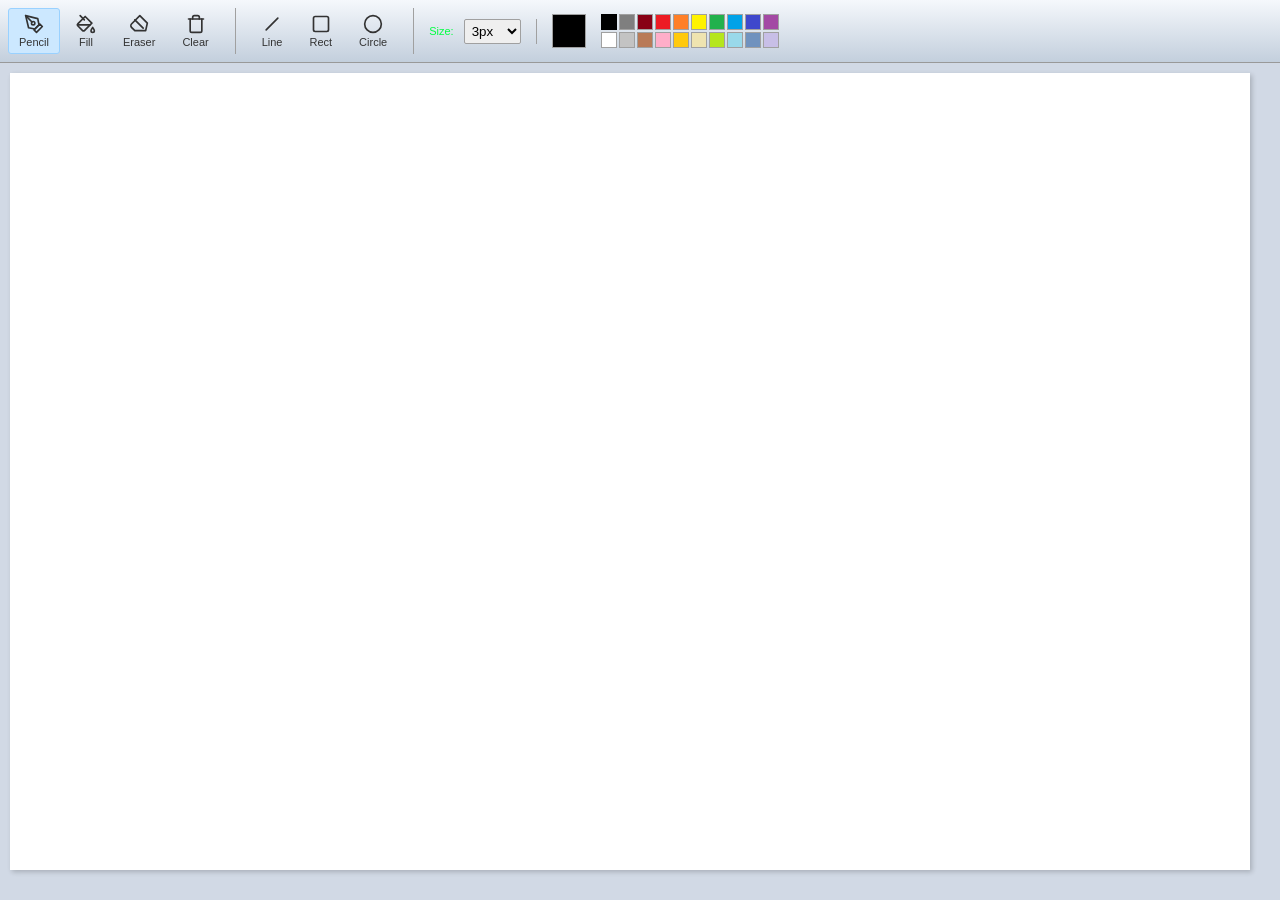
<file: paint.html>
<!DOCTYPE html>
<html lang="en">

<!-- Mirrored from portfolio-rishav.pages.dev/paint by HTTrack Website Copier/3.x [XR&CO'2014], Sun, 19 Apr 2026 09:43:44 GMT -->
<!-- Added by HTTrack --><meta http-equiv="content-type" content="text/html;charset=utf-8" /><!-- /Added by HTTrack -->
<head>
    <meta charset="UTF-8">
    <meta name="viewport" content="width=device-width, initial-scale=1.0">
    <title>Paint</title>
    <link rel="stylesheet" href="css/apps.css">
    <style>
        body {
            margin: 0;
            padding: 0;
            background-color: #f0f0f0;
            font-family: 'Segoe UI', Tahoma, Geneva, Verdana, sans-serif;
            display: flex;
            flex-direction: column;
            height: 100vh;
            overflow: hidden;
            user-select: none;
        }

        .toolbar {
            background: linear-gradient(to bottom, #f5f8fc, #c3cfdd);
            border-bottom: 1px solid #999;
            padding: 8px;
            display: flex;
            gap: 15px;
            align-items: center;
            box-shadow: 0 1px 3px rgba(0,0,0,0.1);
            flex-wrap: wrap;
        }

        .tool-group {
            display: flex;
            gap: 5px;
            padding-right: 15px;
            border-right: 1px solid #a0a0a0;
            align-items: center;
        }

        .tool-group:last-child {
            border-right: none;
        }

        button {
            background: transparent;
            border: 1px solid transparent;
            border-radius: 3px;
            padding: 5px 10px;
            cursor: pointer;
            display: flex;
            flex-direction: column;
            align-items: center;
            font-size: 11px;
            color: #333;
        }

        button:hover {
            background-color: rgba(255, 255, 255, 0.5);
            border: 1px solid #a2caea;
            box-shadow: 0 0 3px rgba(162, 202, 234, 0.5);
        }

        button.active {
            background-color: #cce8ff;
            border: 1px solid #99d1ff;
        }

        button svg {
            width: 20px;
            height: 20px;
            margin-bottom: 2px;
        }

        .color-picker {
            display: grid;
            grid-template-columns: repeat(10, 1fr);
            gap: 2px;
        }

        .color-swatch {
            width: 16px;
            height: 16px;
            border: 1px solid #a0a0a0;
            cursor: pointer;
            box-sizing: border-box;
        }

        .color-swatch.active {
            border: 2px solid #000;
        }

        .current-color {
            width: 32px;
            height: 32px;
            border: 1px solid #a0a0a0;
            background-color: #000000;
            margin-right: 10px;
        }

        #size-select {
            padding: 3px;
            border: 1px solid #a0a0a0;
            border-radius: 2px;
        }

        .canvas-container {
            flex-grow: 1;
            padding: 10px;
            background-color: #d1d9e5;
            overflow: auto;
            position: relative;
        }

        canvas {
            background-color: white;
            box-shadow: 2px 2px 5px rgba(0,0,0,0.2);
            cursor: crosshair;
        }
    </style>
</head>
<body>
    <div class="toolbar">
        <div class="tool-group">
            <button id="btn-pencil" class="active" title="Pencil">
                <svg viewBox="0 0 24 24" fill="none" stroke="currentColor" stroke-width="2" stroke-linecap="round" stroke-linejoin="round">
                    <path d="M12 19l7-7 3 3-7 7-3-3z"></path>
                    <path d="M18 13l-1.5-7.5L2 2l3.5 14.5L13 18l5-5z"></path>
                    <path d="M2 2l7.586 7.586"></path>
                    <circle cx="11" cy="11" r="2"></circle>
                </svg>
                Pencil
            </button>
            <button id="btn-fill" title="Fill">
                <svg viewBox="0 0 24 24" fill="none" stroke="currentColor" stroke-width="2" stroke-linecap="round" stroke-linejoin="round">
                    <path d="M19 11l-8-8-8.6 8.6a2 2 0 0 0 0 2.8l5.2 5.2a2 2 0 0 0 2.8 0L19 11z"></path>
                    <path d="M5 2l5 5"></path>
                    <path d="M2 13h15"></path>
                    <path d="M22 20a2 2 0 1 1-4 0c0-1.6 1.7-3.4 2-3.8.3.4 2 2.2 2 3.8z"></path>
                </svg>
                Fill
            </button>
            <button id="btn-eraser" title="Eraser">
                <svg viewBox="0 0 24 24" fill="none" stroke="currentColor" stroke-width="2" stroke-linecap="round" stroke-linejoin="round">
                    <path d="M20 20H7L3 16C2 15 2 13 3 12L13 2L22 11L20 20Z"></path>
                    <path d="M17 17L7 7"></path>
                </svg>
                Eraser
            </button>
            <button id="btn-clear" title="Clear Canvas">
                <svg viewBox="0 0 24 24" fill="none" stroke="currentColor" stroke-width="2" stroke-linecap="round" stroke-linejoin="round">
                    <path d="M3 6h18"></path>
                    <path d="M19 6v14a2 2 0 0 1-2 2H7a2 2 0 0 1-2-2V6m3 0V4a2 2 0 0 1 2-2h4a2 2 0 0 1 2 2v2"></path>
                </svg>
                Clear
            </button>
        </div>
        <div class="tool-group">
            <button id="btn-line" title="Line">
                <svg viewBox="0 0 24 24" fill="none" stroke="currentColor" stroke-width="2" stroke-linecap="round" stroke-linejoin="round">
                    <line x1="5" y1="19" x2="19" y2="5"></line>
                </svg>
                Line
            </button>
            <button id="btn-rect" title="Rectangle">
                <svg viewBox="0 0 24 24" fill="none" stroke="currentColor" stroke-width="2" stroke-linecap="round" stroke-linejoin="round">
                    <rect x="3" y="3" width="18" height="18" rx="2" ry="2"></rect>
                </svg>
                Rect
            </button>
            <button id="btn-circle" title="Circle">
                <svg viewBox="0 0 24 24" fill="none" stroke="currentColor" stroke-width="2" stroke-linecap="round" stroke-linejoin="round">
                    <circle cx="12" cy="12" r="10"></circle>
                </svg>
                Circle
            </button>
        </div>
        <div class="tool-group">
            <div style="font-size: 11px; margin-right: 5px;">Size:</div>
            <select id="size-select">
                <option value="1">1px</option>
                <option value="3" selected>3px</option>
                <option value="5">5px</option>
                <option value="8">8px</option>
                <option value="12">12px</option>
                <option value="20">20px</option>
            </select>
        </div>
        <div class="tool-group">
            <div class="current-color" id="current-color"></div>
            <div class="color-picker" id="color-picker">
                <!-- Colors injected by JS -->
            </div>
        </div>
    </div>

    <div class="canvas-container" id="canvas-container">
        <canvas id="paint-canvas" width="600" height="400"></canvas>
    </div>

    <script>
        const canvas = document.getElementById('paint-canvas');
        const ctx = canvas.getContext('2d');
        const canvasContainer = document.getElementById('canvas-container');

        let isDrawing = false;
        let currentTool = 'pencil'; // 'pencil', 'eraser', 'fill', 'line', 'rect', 'circle'
        let currentColor = '#000000';
        let currentSize = 3;
        
        // For shapes
        let startX, startY;
        let snapshot;

        // Colors palette (Windows 7 style)
        const colors = [
            '#000000', '#7f7f7f', '#880015', '#ed1c24', '#ff7f27', '#fff200', '#22b14c', '#00a2e8', '#3f48cc', '#a349a4',
            '#ffffff', '#c3c3c3', '#b97a57', '#ffaec9', '#ffc90e', '#efe4b0', '#b5e61d', '#99d9ea', '#7092be', '#c8bfe7'
        ];

        // Init white background
        ctx.fillStyle = '#ffffff';
        ctx.fillRect(0, 0, canvas.width, canvas.height);

        // Setup colors
        const colorPicker = document.getElementById('color-picker');
        const currentColorDisplay = document.getElementById('current-color');

        colors.forEach((color, index) => {
            const swatch = document.createElement('div');
            swatch.className = 'color-swatch';
            if (color === currentColor) swatch.classList.add('active');
            swatch.style.backgroundColor = color;
            swatch.addEventListener('click', () => {
                document.querySelectorAll('.color-swatch').forEach(s => s.classList.remove('active'));
                swatch.classList.add('active');
                currentColor = color;
                currentColorDisplay.style.backgroundColor = color;
                if (currentTool === 'eraser') {
                    setTool('pencil');
                }
            });
            colorPicker.appendChild(swatch);
        });

        // Tools
        const btnPencil = document.getElementById('btn-pencil');
        const btnEraser = document.getElementById('btn-eraser');
        const btnFill = document.getElementById('btn-fill');
        const btnLine = document.getElementById('btn-line');
        const btnRect = document.getElementById('btn-rect');
        const btnCircle = document.getElementById('btn-circle');
        const btnClear = document.getElementById('btn-clear');
        const sizeSelect = document.getElementById('size-select');
        
        const toolBtns = [btnPencil, btnEraser, btnFill, btnLine, btnRect, btnCircle];

        function setTool(tool) {
            currentTool = tool;
            toolBtns.forEach(b => b.classList.remove('active'));
            document.getElementById('btn-' + tool).classList.add('active');
        }

        btnPencil.addEventListener('click', () => setTool('pencil'));
        btnEraser.addEventListener('click', () => setTool('eraser'));
        btnFill.addEventListener('click', () => setTool('fill'));
        btnLine.addEventListener('click', () => setTool('line'));
        btnRect.addEventListener('click', () => setTool('rect'));
        btnCircle.addEventListener('click', () => setTool('circle'));
        
        btnClear.addEventListener('click', () => {
            ctx.fillStyle = '#ffffff';
            ctx.fillRect(0, 0, canvas.width, canvas.height);
        });

        sizeSelect.addEventListener('change', (e) => {
            currentSize = parseInt(e.target.value);
        });

        // Drawing Logic
        function getMousePos(e) {
            const rect = canvas.getBoundingClientRect();
            // Calculate scale based on actual size vs styled size
            const scaleX = canvas.width / rect.width;
            const scaleY = canvas.height / rect.height;

            return {
                x: (e.clientX - rect.left) * scaleX,
                y: (e.clientY - rect.top) * scaleY
            };
        }
        
        // Helper: convert hex to rgb array
        function hexToRgb(hex) {
            const result = /^#?([a-f\d]{2})([a-f\d]{2})([a-f\d]{2})$/i.exec(hex);
            return result ? [
                parseInt(result[1], 16),
                parseInt(result[2], 16),
                parseInt(result[3], 16),
                255
            ] : [0, 0, 0, 255];
        }

        // Helper: exact color match for flood fill
        function matchStartColor(pixelPos, colorLayerData, startR, startG, startB, startA) {
            return (
                colorLayerData[pixelPos] === startR &&
                colorLayerData[pixelPos + 1] === startG &&
                colorLayerData[pixelPos + 2] === startB &&
                colorLayerData[pixelPos + 3] === startA
            );
        }

        // Fast scanline flood fill
        function floodFill(startX, startY, fillColorArr) {
            const colorLayer = ctx.getImageData(0, 0, canvas.width, canvas.height);
            const w = colorLayer.width;
            const h = colorLayer.height;
            const pixelData = colorLayer.data;
            
            const pixelPos = (startY * w + startX) * 4;
            const startR = pixelData[pixelPos];
            const startG = pixelData[pixelPos + 1];
            const startB = pixelData[pixelPos + 2];
            const startA = pixelData[pixelPos + 3];

            // Avoid infinite loop if clicking same color
            if (startR === fillColorArr[0] && startG === fillColorArr[1] && startB === fillColorArr[2] && startA === fillColorArr[3]) {
                return;
            }

            const pixelStack = [[startX, startY]];

            while (pixelStack.length) {
                const newPos = pixelStack.pop();
                let x = newPos[0];
                let y = newPos[1];

                let currentPixelPos = (y * w + x) * 4;
                while (y-- >= 0 && matchStartColor(currentPixelPos, pixelData, startR, startG, startB, startA)) {
                    currentPixelPos -= w * 4;
                }
                currentPixelPos += w * 4;
                ++y;

                let reachLeft = false;
                let reachRight = false;

                while (y++ < h - 1 && matchStartColor(currentPixelPos, pixelData, startR, startG, startB, startA)) {
                    pixelData[currentPixelPos] = fillColorArr[0];
                    pixelData[currentPixelPos + 1] = fillColorArr[1];
                    pixelData[currentPixelPos + 2] = fillColorArr[2];
                    pixelData[currentPixelPos + 3] = fillColorArr[3];

                    if (x > 0) {
                        if (matchStartColor(currentPixelPos - 4, pixelData, startR, startG, startB, startA)) {
                            if (!reachLeft) {
                                pixelStack.push([x - 1, y]);
                                reachLeft = true;
                            }
                        } else if (reachLeft) {
                            reachLeft = false;
                        }
                    }

                    if (x < w - 1) {
                        if (matchStartColor(currentPixelPos + 4, pixelData, startR, startG, startB, startA)) {
                            if (!reachRight) {
                                pixelStack.push([x + 1, y]);
                                reachRight = true;
                            }
                        } else if (reachRight) {
                            reachRight = false;
                        }
                    }

                    currentPixelPos += w * 4;
                }
            }
            
            ctx.putImageData(colorLayer, 0, 0);
        }

        canvas.addEventListener('mousedown', (e) => {
            if (e.button !== 0) return; // Only left click
            const pos = getMousePos(e);
            
            if (currentTool === 'fill') {
                floodFill(Math.floor(pos.x), Math.floor(pos.y), hexToRgb(currentColor));
                return;
            }

            isDrawing = true;
            startX = pos.x;
            startY = pos.y;
            
            if (currentTool === 'pencil' || currentTool === 'eraser') {
                ctx.beginPath();
                ctx.moveTo(startX, startY);
                ctx.lineWidth = currentSize;
                ctx.lineCap = 'round';
                ctx.lineJoin = 'round';
                ctx.strokeStyle = currentTool === 'eraser' ? '#ffffff' : currentColor;
                ctx.lineTo(startX, startY);
                ctx.stroke();
            } else {
                // shape drawing starts, save snapshot of canvas
                snapshot = ctx.getImageData(0, 0, canvas.width, canvas.height);
            }
        });

        canvas.addEventListener('mousemove', (e) => {
            if (!isDrawing) return;
            const pos = getMousePos(e);

            if (currentTool === 'pencil' || currentTool === 'eraser') {
                ctx.lineWidth = currentSize;
                ctx.lineCap = 'round';
                ctx.lineJoin = 'round';
                ctx.strokeStyle = currentTool === 'eraser' ? '#ffffff' : currentColor;
                ctx.lineTo(pos.x, pos.y);
                ctx.stroke();
            } else if (currentTool === 'line' || currentTool === 'rect' || currentTool === 'circle') {
                // restore snapshot for preview
                ctx.putImageData(snapshot, 0, 0);
                
                ctx.beginPath();
                ctx.lineWidth = currentSize;
                ctx.strokeStyle = currentColor;
                ctx.lineCap = 'round';
                
                if (currentTool === 'line') {
                    ctx.moveTo(startX, startY);
                    ctx.lineTo(pos.x, pos.y);
                } else if (currentTool === 'rect') {
                    ctx.rect(startX, startY, pos.x - startX, pos.y - startY);
                } else if (currentTool === 'circle') {
                    const radius = Math.sqrt(Math.pow(pos.x - startX, 2) + Math.pow(pos.y - startY, 2));
                    ctx.arc(startX, startY, radius, 0, 2 * Math.PI);
                }
                ctx.stroke();
            }
        });

        canvas.addEventListener('mouseup', () => {
            isDrawing = false;
        });

        canvas.addEventListener('mouseleave', () => {
            isDrawing = false;
        });

        // Responsive canvas sizing
        const resizeObserver = new ResizeObserver(entries => {
            for (let entry of entries) {
                // Update canvas visual display but keep backing store fixed to avoid stretching
                const width = Math.max(800, entry.contentRect.width - 20); // allow scrolling if needed
                const height = Math.max(600, entry.contentRect.height - 20);
                
                if (canvas.width !== width || canvas.height !== height) {
                    // Create temp canvas to save drawing
                    const tempCanvas = document.createElement('canvas');
                    tempCanvas.width = canvas.width;
                    tempCanvas.height = canvas.height;
                    tempCanvas.getContext('2d').drawImage(canvas, 0, 0);
                    
                    // Resize
                    canvas.width = width;
                    canvas.height = height;
                    
                    // Restore background and drawing
                    ctx.fillStyle = '#ffffff';
                    ctx.fillRect(0, 0, canvas.width, canvas.height);
                    ctx.drawImage(tempCanvas, 0, 0);
                }
            }
        });
        
        // Start observing container after short delay to allow initial layout
        setTimeout(() => resizeObserver.observe(canvasContainer), 100);

    </script>
</body>

<!-- Mirrored from portfolio-rishav.pages.dev/paint by HTTrack Website Copier/3.x [XR&CO'2014], Sun, 19 Apr 2026 09:43:44 GMT -->
</html>
</file>
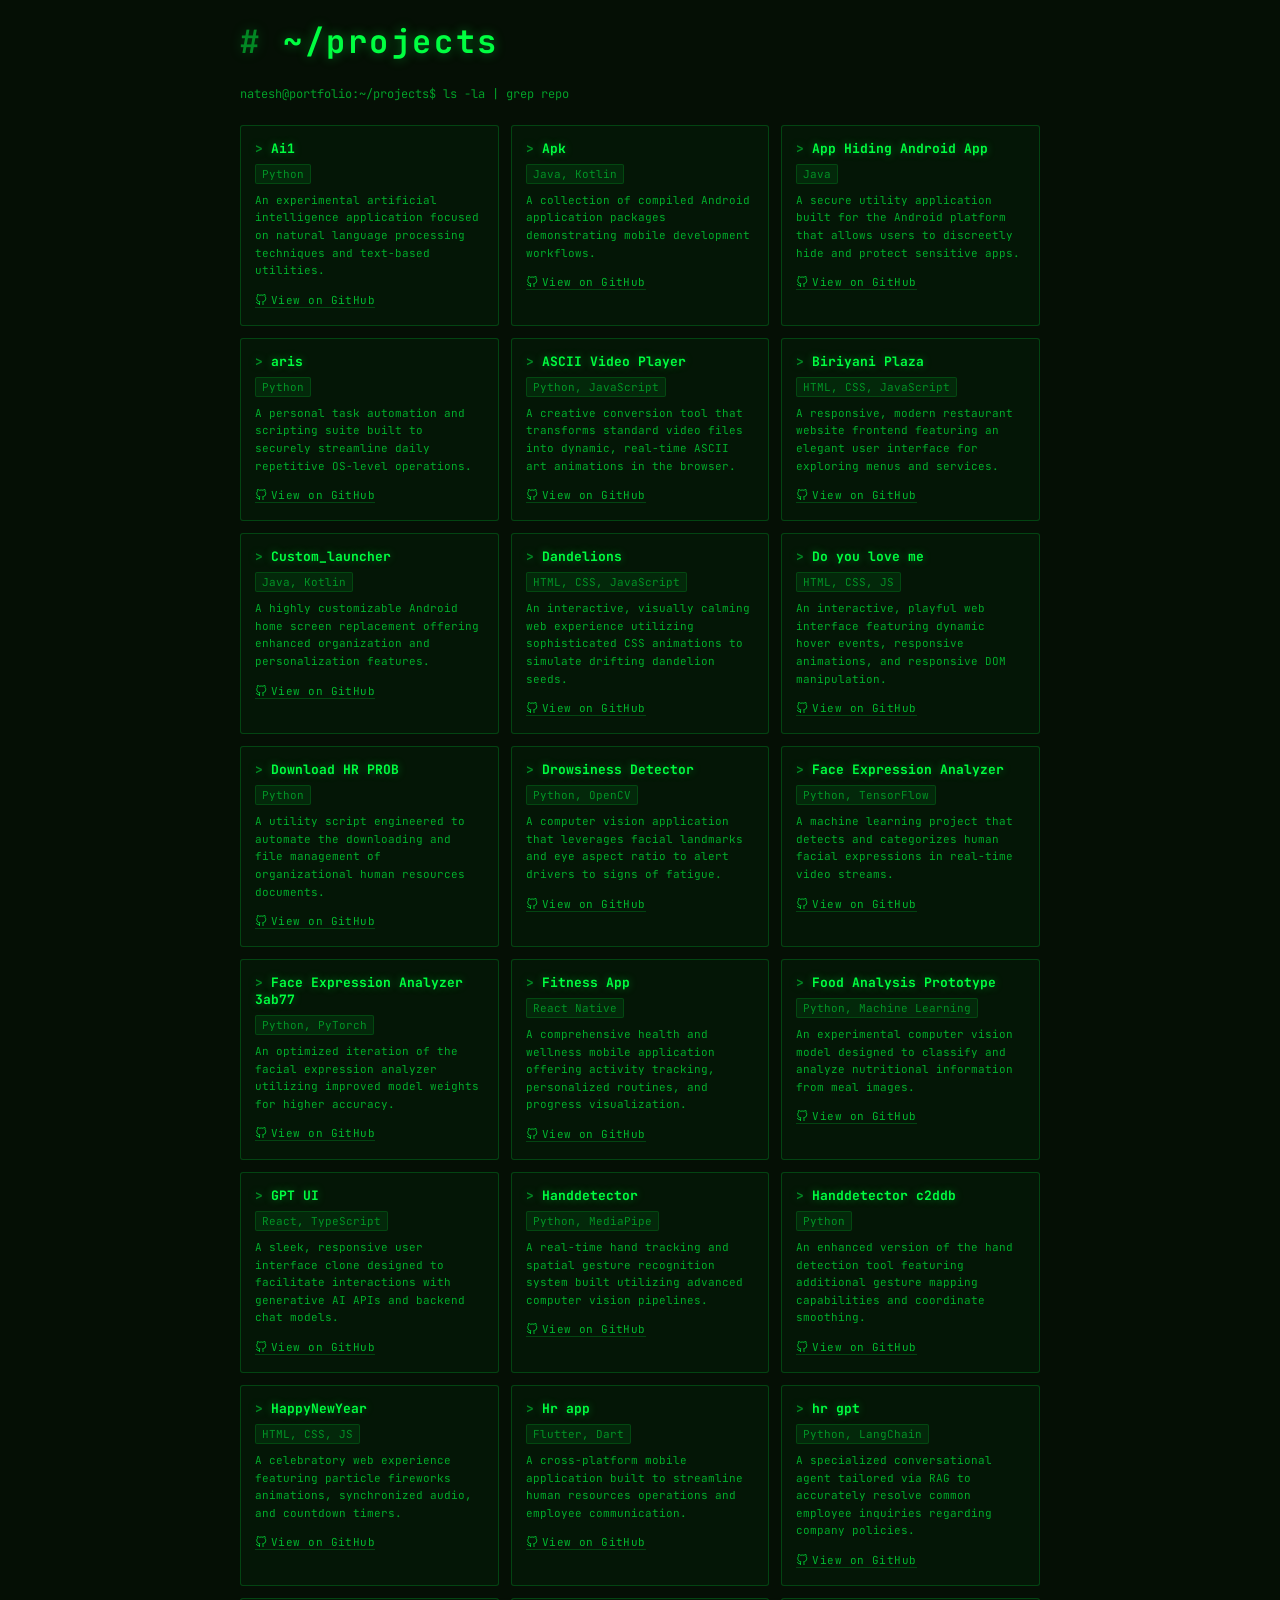
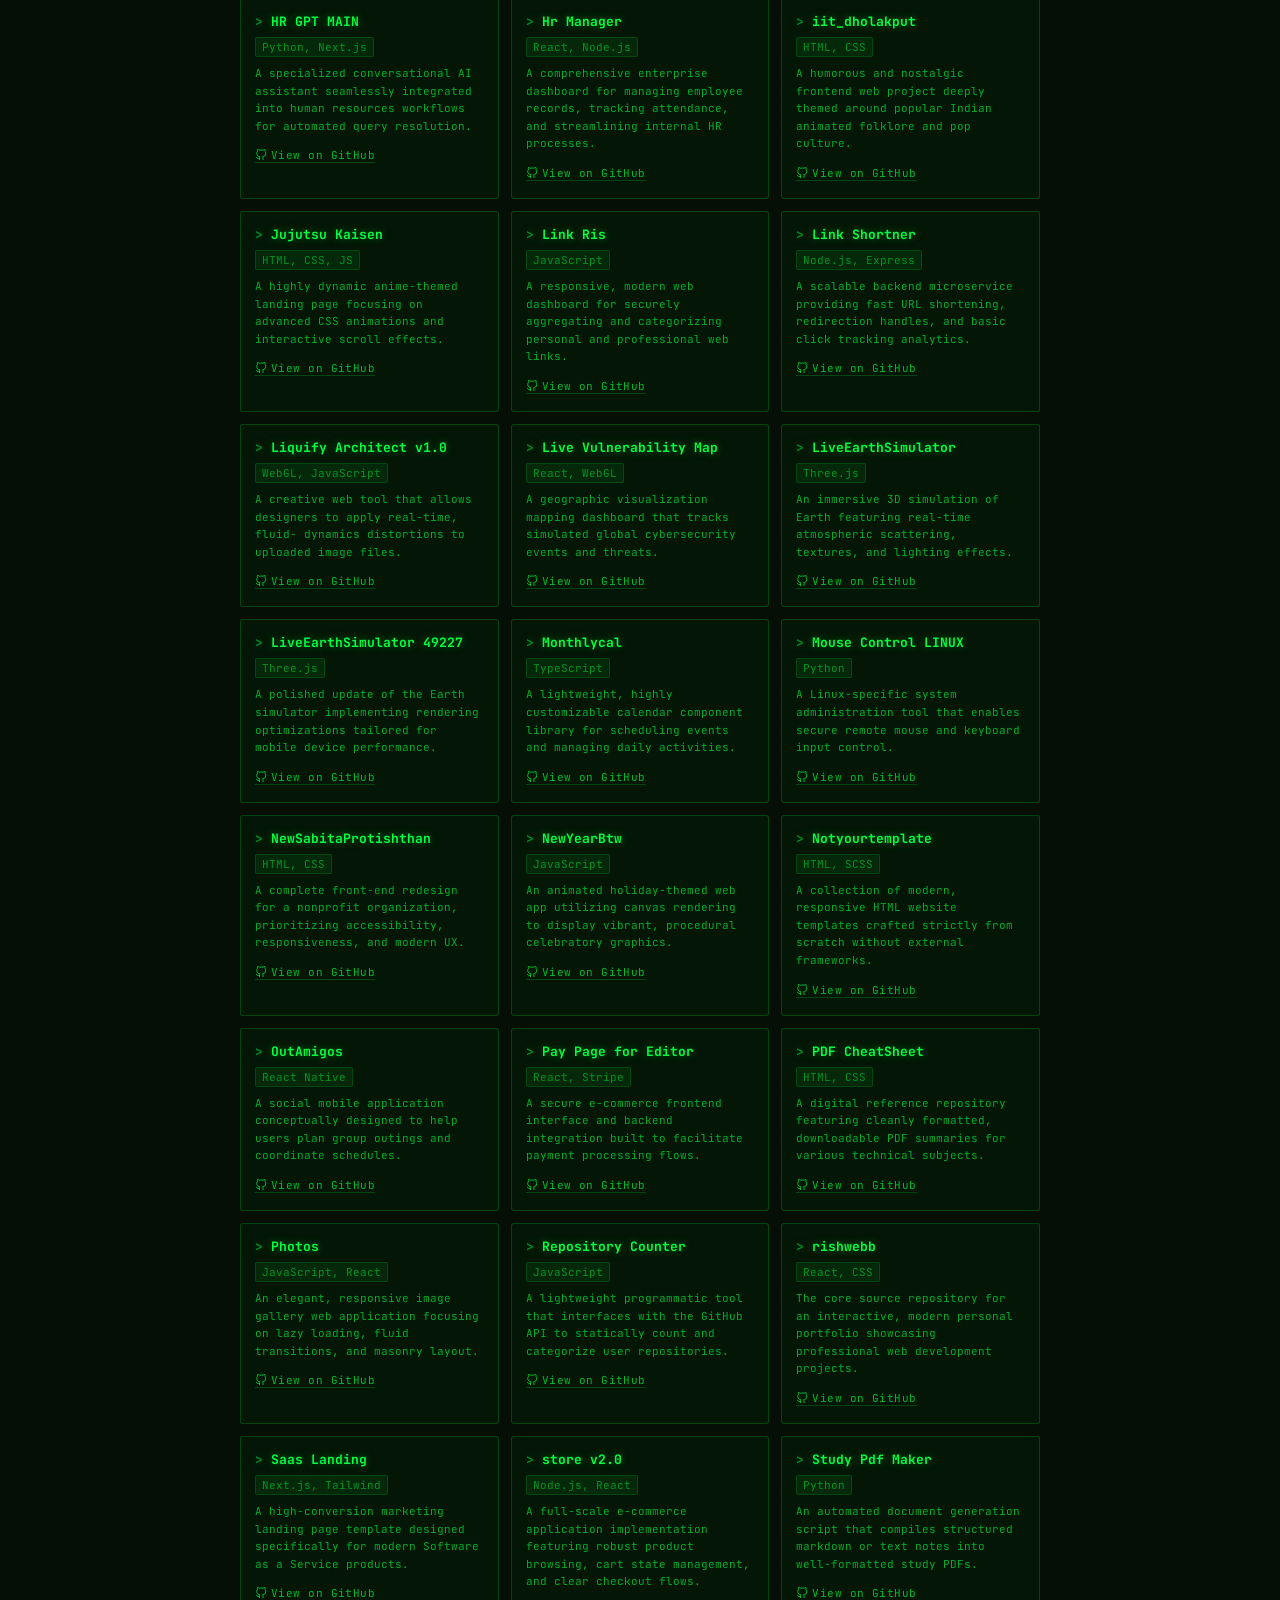
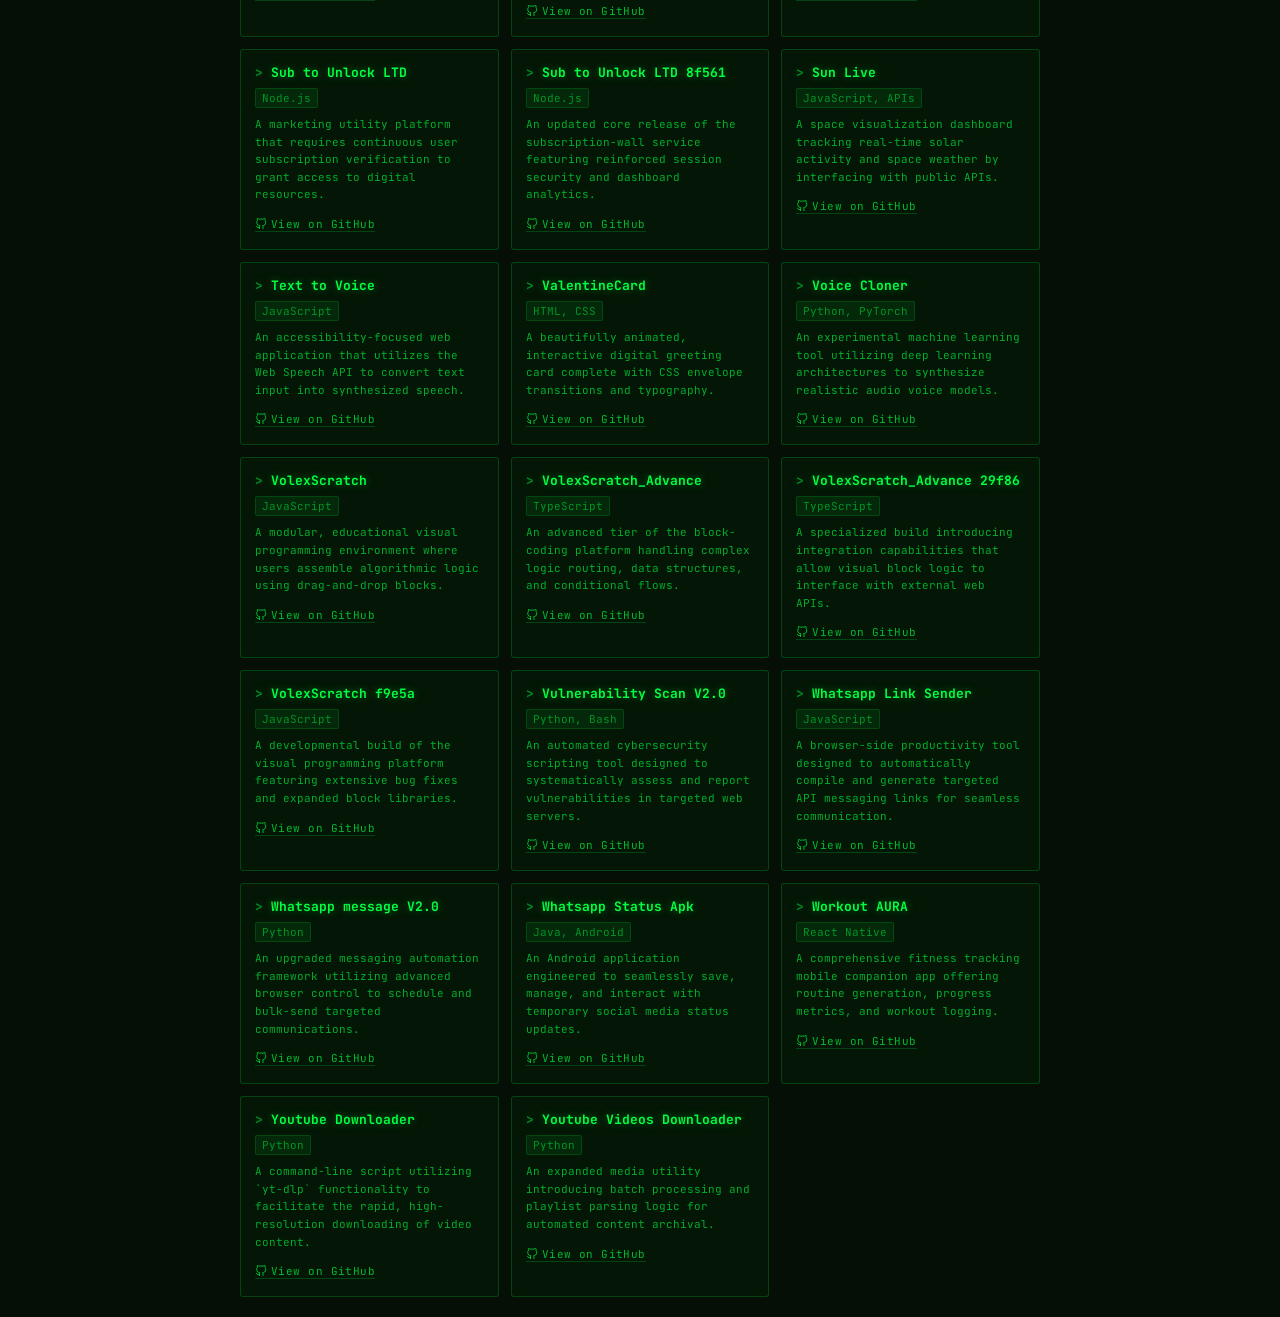
<file: projects.html>
<!DOCTYPE html>
<html lang="en">

<!-- Mirrored from portfolio-rishav.pages.dev/projects by HTTrack Website Copier/3.x [XR&CO'2014], Sun, 19 Apr 2026 09:43:43 GMT -->
<!-- Added by HTTrack --><meta http-equiv="content-type" content="text/html;charset=utf-8" /><!-- /Added by HTTrack -->
<head>
    <meta charset="UTF-8">
    <meta name="viewport" content="width=device-width, initial-scale=1.0">
    <title>~/projects — Natesh Kanna R</title>
    <link rel="stylesheet" href="css/apps.css">
    <style>
        .projects-grid {
            display: grid;
            grid-template-columns: repeat(auto-fill, minmax(220px, 1fr));
            gap: 12px;
            margin-top: 20px;
        }
        .project-card {
            border: 1px solid rgba(0,255,65,0.2);
            border-radius: 3px;
            padding: 14px;
            background: rgba(0,255,65,0.03);
            transition: all 0.2s;
        }
        .project-card:hover {
            border-color: rgba(0,255,65,0.6);
            background: rgba(0,255,65,0.07);
            box-shadow: 0 0 16px rgba(0,255,65,0.12);
            transform: translateY(-2px);
        }
        .project-title {
            font-weight: 700;
            font-size: 13px;
            margin-bottom: 5px;
            color: #00ff41;
            word-wrap: break-word;
            text-shadow: 0 0 8px rgba(0,255,65,0.4);
        }
        .project-title::before { content: '> '; opacity: 0.5; }
        .project-lang {
            font-size: 11px;
            color: rgba(0,255,65,0.5);
            margin-bottom: 8px;
            display: inline-block;
            background: rgba(0,255,65,0.08);
            padding: 2px 6px;
            border-radius: 2px;
            border: 1px solid rgba(0,255,65,0.15);
        }
        .project-desc {
            font-size: 11px;
            color: rgba(0,255,65,0.65);
            margin-bottom: 10px;
            line-height: 1.6;
        }
        .project-link {
            font-size: 11px;
            display: inline-flex;
            align-items: center;
            color: rgba(0,255,65,0.7);
            border-bottom: 1px solid rgba(0,255,65,0.2);
            letter-spacing: 0.04em;
        }
        .project-link:hover { color: #00ff41; border-bottom-color: #00ff41; }
        .project-link svg { width: 12px; height: 12px; margin-right: 4px; }
        @media (max-width: 720px) {
            .projects-grid { grid-template-columns: 1fr; gap: 10px; }
        }
    </style>
    <link rel="icon" type="image/png" href="https://res.cloudinary.com/db1tiugho/image/upload/c_fill,ar_1:1,g_auto,r_max,w_64,h_64,f_png/v1772822338/147969248_ycsb1h.jpg"/>
</head>
<body>
    <div class="container">
        <h1>~/projects</h1>
        <p style="color:rgba(0,255,65,0.6);font-size:12px;">natesh@portfolio:~/projects$ ls -la | grep repo</p>
        
        <div class="projects-grid" id="projects-container">
            <!-- Populated via JS -->
        </div>
    </div>

    <script>
        const projects = [
            { name: "Ai1", lang: "Python", desc: "An experimental artificial intelligence application focused on natural language processing techniques and text-based utilities." },
            { name: "Apk", lang: "Java, Kotlin", desc: "A collection of compiled Android application packages demonstrating mobile development workflows." },
            { name: "App-Hiding-Android-App", lang: "Java", desc: "A secure utility application built for the Android platform that allows users to discreetly hide and protect sensitive apps." },
            { name: "aris", lang: "Python", desc: "A personal task automation and scripting suite built to securely streamline daily repetitive OS-level operations." },
            { name: "ASCII-Video-Player", lang: "Python, JavaScript", desc: "A creative conversion tool that transforms standard video files into dynamic, real-time ASCII art animations in the browser." },
            { name: "Biriyani-Plaza", lang: "HTML, CSS, JavaScript", desc: "A responsive, modern restaurant website frontend featuring an elegant user interface for exploring menus and services." },
            { name: "Custom_launcher", lang: "Java, Kotlin", desc: "A highly customizable Android home screen replacement offering enhanced organization and personalization features." },
            { name: "Dandelions", lang: "HTML, CSS, JavaScript", desc: "An interactive, visually calming web experience utilizing sophisticated CSS animations to simulate drifting dandelion seeds." },
            { name: "Do-you-love-me-", lang: "HTML, CSS, JS", desc: "An interactive, playful web interface featuring dynamic hover events, responsive animations, and responsive DOM manipulation." },
            { name: "Download-HR-PROB", lang: "Python", desc: "A utility script engineered to automate the downloading and file management of organizational human resources documents." },
            { name: "Drowsiness-Detector", lang: "Python, OpenCV", desc: "A computer vision application that leverages facial landmarks and eye aspect ratio to alert drivers to signs of fatigue." },
            { name: "Face-Expression-Analyzer", lang: "Python, TensorFlow", desc: "A machine learning project that detects and categorizes human facial expressions in real-time video streams." },
            { name: "Face-Expression-Analyzer-3ab77", lang: "Python, PyTorch", desc: "An optimized iteration of the facial expression analyzer utilizing improved model weights for higher accuracy." },
            { name: "Fitness-App", lang: "React Native", desc: "A comprehensive health and wellness mobile application offering activity tracking, personalized routines, and progress visualization." },
            { name: "Food-Analysis-Prototype", lang: "Python, Machine Learning", desc: "An experimental computer vision model designed to classify and analyze nutritional information from meal images." },
            { name: "GPT-UI", lang: "React, TypeScript", desc: "A sleek, responsive user interface clone designed to facilitate interactions with generative AI APIs and backend chat models." },
            { name: "Handdetector", lang: "Python, MediaPipe", desc: "A real-time hand tracking and spatial gesture recognition system built utilizing advanced computer vision pipelines." },
            { name: "Handdetector-c2ddb", lang: "Python", desc: "An enhanced version of the hand detection tool featuring additional gesture mapping capabilities and coordinate smoothing." },
            { name: "HappyNewYear", lang: "HTML, CSS, JS", desc: "A celebratory web experience featuring particle fireworks animations, synchronized audio, and countdown timers." },
            { name: "Hr-app", lang: "Flutter, Dart", desc: "A cross-platform mobile application built to streamline human resources operations and employee communication." },
            { name: "hr-gpt", lang: "Python, LangChain", desc: "A specialized conversational agent tailored via RAG to accurately resolve common employee inquiries regarding company policies." },
            { name: "HR-GPT-MAIN", lang: "Python, Next.js", desc: "A specialized conversational AI assistant seamlessly integrated into human resources workflows for automated query resolution." },
            { name: "Hr-Manager", lang: "React, Node.js", desc: "A comprehensive enterprise dashboard for managing employee records, tracking attendance, and streamlining internal HR processes." },
            { name: "iit_dholakput", lang: "HTML, CSS", desc: "A humorous and nostalgic frontend web project deeply themed around popular Indian animated folklore and pop culture." },
            { name: "Jujutsu-Kaisen", lang: "HTML, CSS, JS", desc: "A highly dynamic anime-themed landing page focusing on advanced CSS animations and interactive scroll effects." },
            { name: "Link-Ris", lang: "JavaScript", desc: "A responsive, modern web dashboard for securely aggregating and categorizing personal and professional web links." },
            { name: "Link-Shortner", lang: "Node.js, Express", desc: "A scalable backend microservice providing fast URL shortening, redirection handles, and basic click tracking analytics." },
            { name: "Liquify-Architect-v1.0", lang: "WebGL, JavaScript", desc: "A creative web tool that allows designers to apply real-time, fluid- dynamics distortions to uploaded image files." },
            { name: "Live-Vulnerability-Map", lang: "React, WebGL", desc: "A geographic visualization mapping dashboard that tracks simulated global cybersecurity events and threats." },
            { name: "LiveEarthSimulator", lang: "Three.js", desc: "An immersive 3D simulation of Earth featuring real-time atmospheric scattering, textures, and lighting effects." },
            { name: "LiveEarthSimulator-49227", lang: "Three.js", desc: "A polished update of the Earth simulator implementing rendering optimizations tailored for mobile device performance." },
            { name: "Monthlycal", lang: "TypeScript", desc: "A lightweight, highly customizable calendar component library for scheduling events and managing daily activities." },
            { name: "Mouse-Control---LINUX", lang: "Python", desc: "A Linux-specific system administration tool that enables secure remote mouse and keyboard input control." },
            { name: "NewSabitaProtishthan", lang: "HTML, CSS", desc: "A complete front-end redesign for a nonprofit organization, prioritizing accessibility, responsiveness, and modern UX." },
            { name: "NewYearBtw", lang: "JavaScript", desc: "An animated holiday-themed web app utilizing canvas rendering to display vibrant, procedural celebratory graphics." },
            { name: "Notyourtemplate", lang: "HTML, SCSS", desc: "A collection of modern, responsive HTML website templates crafted strictly from scratch without external frameworks." },
            { name: "OutAmigos", lang: "React Native", desc: "A social mobile application conceptually designed to help users plan group outings and coordinate schedules." },
            { name: "Pay-Page-for-Editor", lang: "React, Stripe", desc: "A secure e-commerce frontend interface and backend integration built to facilitate payment processing flows." },
            { name: "PDF-CheatSheet", lang: "HTML, CSS", desc: "A digital reference repository featuring cleanly formatted, downloadable PDF summaries for various technical subjects." },
            { name: "Photos", lang: "JavaScript, React", desc: "An elegant, responsive image gallery web application focusing on lazy loading, fluid transitions, and masonry layout." },
            { name: "Repository-Counter", lang: "JavaScript", desc: "A lightweight programmatic tool that interfaces with the GitHub API to statically count and categorize user repositories." },
            { name: "rishwebb", lang: "React, CSS", desc: "The core source repository for an interactive, modern personal portfolio showcasing professional web development projects." },
            { name: "Saas-Landing-", lang: "Next.js, Tailwind", desc: "A high-conversion marketing landing page template designed specifically for modern Software as a Service products." },
            { name: "store-v2.0", lang: "Node.js, React", desc: "A full-scale e-commerce application implementation featuring robust product browsing, cart state management, and clear checkout flows." },
            { name: "Study-Pdf-Maker", lang: "Python", desc: "An automated document generation script that compiles structured markdown or text notes into well-formatted study PDFs." },
            { name: "Sub-to-Unlock-LTD", lang: "Node.js", desc: "A marketing utility platform that requires continuous user subscription verification to grant access to digital resources." },
            { name: "Sub-to-Unlock-LTD-8f561", lang: "Node.js", desc: "An updated core release of the subscription-wall service featuring reinforced session security and dashboard analytics." },
            { name: "Sun-Live", lang: "JavaScript, APIs", desc: "A space visualization dashboard tracking real-time solar activity and space weather by interfacing with public APIs." },
            { name: "Text-to-Voice", lang: "JavaScript", desc: "An accessibility-focused web application that utilizes the Web Speech API to convert text input into synthesized speech." },
            { name: "ValentineCard", lang: "HTML, CSS", desc: "A beautifully animated, interactive digital greeting card complete with CSS envelope transitions and typography." },
            { name: "Voice-Cloner", lang: "Python, PyTorch", desc: "An experimental machine learning tool utilizing deep learning architectures to synthesize realistic audio voice models." },
            { name: "VolexScratch", lang: "JavaScript", desc: "A modular, educational visual programming environment where users assemble algorithmic logic using drag-and-drop blocks." },
            { name: "VolexScratch_Advance", lang: "TypeScript", desc: "An advanced tier of the block-coding platform handling complex logic routing, data structures, and conditional flows." },
            { name: "VolexScratch_Advance-29f86", lang: "TypeScript", desc: "A specialized build introducing integration capabilities that allow visual block logic to interface with external web APIs." },
            { name: "VolexScratch-f9e5a", lang: "JavaScript", desc: "A developmental build of the visual programming platform featuring extensive bug fixes and expanded block libraries." },
            { name: "Vulnerability-Scan-V2.0", lang: "Python, Bash", desc: "An automated cybersecurity scripting tool designed to systematically assess and report vulnerabilities in targeted web servers." },
            { name: "Whatsapp-Link-Sender", lang: "JavaScript", desc: "A browser-side productivity tool designed to automatically compile and generate targeted API messaging links for seamless communication." },
            { name: "Whatsapp-message-V2.0", lang: "Python", desc: "An upgraded messaging automation framework utilizing advanced browser control to schedule and bulk-send targeted communications." },
            { name: "Whatsapp-Status-Apk", lang: "Java, Android", desc: "An Android application engineered to seamlessly save, manage, and interact with temporary social media status updates." },
            { name: "Workout-AURA", lang: "React Native", desc: "A comprehensive fitness tracking mobile companion app offering routine generation, progress metrics, and workout logging." },
            { name: "Youtube-Downloader", lang: "Python", desc: "A command-line script utilizing `yt-dlp` functionality to facilitate the rapid, high-resolution downloading of video content." },
            { name: "Youtube-Videos-Downloader", lang: "Python", desc: "An expanded media utility introducing batch processing and playlist parsing logic for automated content archival." }
        ];

        const container = document.getElementById('projects-container');

        projects.forEach(proj => {
            const card = document.createElement('div');
            card.className = 'project-card';
            
            card.innerHTML = `
                <div class="project-title">${proj.name.replace(/-/g, ' ')}</div>
                <div class="project-lang">${proj.lang}</div>
                <div class="project-desc">${proj.desc}</div>
                <a href="https://github.com/natesh-kanna/${proj.name}" target="_blank" rel="noopener noreferrer" class="project-link">
                    <svg viewBox="0 0 24 24" fill="none" stroke="currentColor" stroke-width="2"><path d="M9 19c-5 1.5-5-2.5-7-3m14 6v-3.87a3.37 3.37 0 0 0-.94-2.61c3.14-.35 6.44-1.54 6.44-7A5.44 5.44 0 0 0 20 4.77 5.07 5.07 0 0 0 19.91 1S18.73.65 16 2.48a13.38 13.38 0 0 0-7 0C6.27.65 5.09 1 5.09 1A5.07 5.07 0 0 0 5 4.77a5.44 5.44 0 0 0-1.5 3.78c0 5.42 3.3 6.61 6.44 7A3.37 3.37 0 0 0 9 18.13V22"></path></svg>
                    View on GitHub
                </a>
            `;
            container.appendChild(card);
        });
    </script>
</body>

<!-- Mirrored from portfolio-rishav.pages.dev/projects by HTTrack Website Copier/3.x [XR&CO'2014], Sun, 19 Apr 2026 09:43:43 GMT -->
</html>
</file>
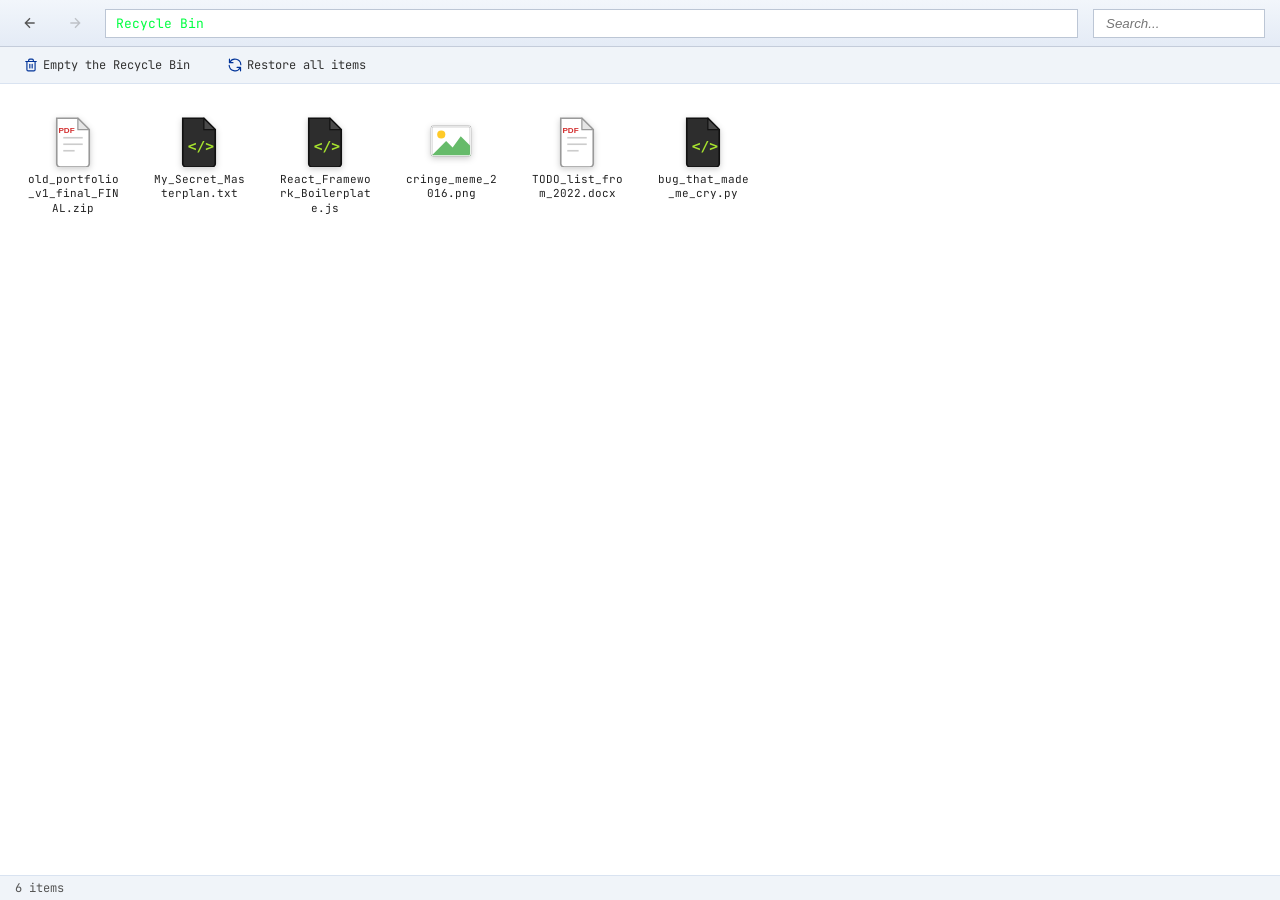
<file: recycle.html>
<!DOCTYPE html>
<html lang="en">

<!-- Mirrored from portfolio-rishav.pages.dev/recycle by HTTrack Website Copier/3.x [XR&CO'2014], Sun, 19 Apr 2026 09:43:44 GMT -->
<!-- Added by HTTrack --><meta http-equiv="content-type" content="text/html;charset=utf-8" /><!-- /Added by HTTrack -->
<head>
    <meta charset="UTF-8">
    <title>Recycle Bin</title>
    <link rel="stylesheet" href="css/apps.css">
    <style>
        body {
            background-color: #fff;
            padding: 0;
            margin: 0;
            display: flex;
            flex-direction: column;
            height: 100vh;
        }
        .explorer-toolbar {
            background: linear-gradient(to bottom, #f2f6fb 0%, #e4ebf6 100%);
            border-bottom: 1px solid #c4ccda;
            padding: 8px 15px;
            display: flex;
            align-items: center;
            gap: 15px;
        }
        .nav-btn {
            width: 28px;
            height: 28px;
            border-radius: 50%;
            border: 1px solid transparent;
            display: flex;
            justify-content: center;
            align-items: center;
            cursor: pointer;
            color: #555;
        }
        .nav-btn:hover {
            background: rgba(255,255,255,0.5);
            border-color: #b5c4df;
            box-shadow: 0 1px 2px rgba(0,0,0,0.1);
        }
        .nav-btn svg { width: 16px; height: 16px; }
        
        .address-bar {
            flex: 1;
            background: #fff;
            border: 1px solid #bcc6d5;
            padding: 5px 10px;
            display: flex;
            align-items: center;
            font-size: 13px;
        }
        
        .toolbar-menu {
            background: #f0f4f9;
            border-bottom: 1px solid #d9e3f1;
            padding: 5px 15px;
            display: flex;
            gap: 20px;
            font-size: 12px;
            color: #333;
        }
        .toolbar-btn {
            display: flex;
            align-items: center;
            gap: 5px;
            cursor: pointer;
            padding: 4px 8px;
            border: 1px solid transparent;
            border-radius: 3px;
        }
        .toolbar-btn:hover {
            background: #dbeefd;
            border-color: #bce4fe;
        }
        .toolbar-btn svg { width: 14px; height: 14px; stroke: #003399; }

        .file-grid {
            padding: 20px;
            display: grid;
            grid-template-columns: repeat(auto-fill, minmax(100px, 1fr));
            gap: 20px;
            flex: 1;
            overflow-y: auto;
            align-content: flex-start;
        }
        .file-item {
            display: flex;
            flex-direction: column;
            align-items: center;
            text-align: center;
            padding: 10px 5px;
            border: 1px solid transparent;
            border-radius: 3px;
            cursor: pointer;
        }
        .file-item:hover {
            background: rgba(46, 141, 236, 0.1);
            border: 1px solid rgba(46, 141, 236, 0.3);
        }
        .file-item.selected {
            background: rgba(46, 141, 236, 0.2);
            border: 1px solid rgba(46, 141, 236, 0.5);
        }
        .file-icon {
            width: 52px;
            height: 52px;
            margin-bottom: 5px;
            filter: drop-shadow(0 2px 3px rgba(0,0,0,0.2));
            display: block; /* Removed inline-block spacing anomalies */
        }
        /* SVG definitions injected inline below */
        
        .file-name {
            font-size: 11px;
            color: #222;
            word-wrap: break-word;
            max-width: 100%;
            text-align: center;
            line-height: 1.3;
        }
        
        .empty-message {
            display: none;
            flex-direction: column;
            align-items: center;
            justify-content: center;
            height: 100%;
            color: #888;
            font-size: 14px;
        }

        .status-bar {
            background: #f0f4f9;
            border-top: 1px solid #d9e3f1;
            padding: 4px 15px;
            font-size: 12px;
            color: #555;
            display: flex;
            justify-content: space-between;
        }
        
        /* Modal for double clicking items */
        #joke-modal {
            display: none;
            position: absolute;
            top: 0; left: 0; width: 100%; height: 100%;
            background: rgba(0,0,0,0.4);
            justify-content: center;
            align-items: center;
            z-index: 100;
        }
        .joke-box {
            background: #fff;
            border: 1px solid #999;
            border-radius: 5px;
            width: 300px;
            box-shadow: 0 4px 15px rgba(0,0,0,0.5);
            display: flex;
            flex-direction: column;
            overflow: hidden;
        }
        .joke-title {
            background: linear-gradient(to bottom, #f2f6fb 0%, #e4ebf6 100%);
            padding: 8px 10px;
            font-weight: bold;
            font-size: 13px;
            border-bottom: 1px solid #ccc;
            display: flex;
            justify-content: space-between;
        }
        .joke-content {
            padding: 20px;
            font-size: 13px;
            text-align: center;
            display: flex;
            align-items: center;
            gap: 15px;
        }
        .btn-ok {
            align-self: flex-end;
            margin: 0 10px 10px 0;
            padding: 5px 20px;
            border: 1px solid #0055cc;
            background: linear-gradient(to bottom, #f2f6fb 0%, #e4ebf6 100%);
            border-radius: 3px;
            cursor: pointer;
        }
        .btn-ok:hover {
            background: #dbeefd;
        }
    </style>
    <link rel="icon" type="image/png" href="https://res.cloudinary.com/db1tiugho/image/upload/c_fill,ar_1:1,g_auto,r_max,w_64,h_64,f_png/v1772822338/147969248_ycsb1h.jpg"/>
</head>
<body>
    <div class="explorer-toolbar">
        <div class="nav-btn" title="Back"><svg viewBox="0 0 24 24" fill="none" stroke="currentColor" stroke-width="2"><path d="M19 12H5M12 19l-7-7 7-7"/></svg></div>
        <div class="nav-btn" title="Forward"><svg viewBox="0 0 24 24" fill="none" stroke="currentColor" stroke-width="2" style="opacity: 0.3"><path d="M5 12h14M12 5l7 7-7 7"/></svg></div>
        
        <div class="address-bar">
            <span>Recycle Bin</span>
        </div>
        
        <div class="address-bar" style="flex: 0 0 150px; display: flex; align-items: center;">
            <input type="text" id="recycle-search" placeholder="Search..." style="border: none; outline: none; font-style: italic; width: 100%; color: #555;">
        </div>
    </div>
    
    <div class="toolbar-menu">
        <div class="toolbar-btn" onclick="emptyBin()">
            <svg viewBox="0 0 24 24" fill="none" stroke-width="2" stroke-linecap="round" stroke-linejoin="round"><polyline points="3 6 5 6 21 6"></polyline><path d="M19 6v14a2 2 0 0 1-2 2H7a2 2 0 0 1-2-2V6m3 0V4a2 2 0 0 1 2-2h4a2 2 0 0 1 2 2v2"></path><line x1="10" y1="11" x2="10" y2="17"></line><line x1="14" y1="11" x2="14" y2="17"></line></svg>
            Empty the Recycle Bin
        </div>
        <div class="toolbar-btn" onclick="openJoke('Are you sure you want to restore these? Some things are better left buried.', 'warning')">
            <svg viewBox="0 0 24 24" fill="none" stroke-width="2" stroke-linecap="round" stroke-linejoin="round"><path d="M2.5 2v6h6M21.5 22v-6h-6"/><path d="M22 11.5A10 10 0 0 0 3.2 7.2M2 12.5a10 10 0 0 0 18.8 4.2"/></svg>
            Restore all items
        </div>
    </div>

    <!-- SVGS embedded directly so they don't break -->
    <svg style="display:none;" xmlns="http://www.w3.org/2000/svg">
        <symbol id="icon-doc" viewBox="0 0 64 64">
            <path d="M 12 4 L 38 4 L 52 18 L 52 60 C 52 62 50 64 48 64 L 16 64 C 14 64 12 62 12 60 L 12 4 Z" fill="#ffffff" stroke="#999999" stroke-width="2"/>
            <path d="M 38 4 L 38 18 L 52 18 Z" fill="#e6e6e6" stroke="#999999" stroke-width="1.5" stroke-linejoin="round"/>
            <line x1="20" y1="28" x2="44" y2="28" stroke="#cccccc" stroke-width="2" />
            <line x1="20" y1="36" x2="44" y2="36" stroke="#cccccc" stroke-width="2" />
            <line x1="20" y1="44" x2="34" y2="44" stroke="#cccccc" stroke-width="2" />
            <text x="14" y="22" font-family="sans-serif" font-size="10" font-weight="bold" fill="#d32f2f">PDF</text>
        </symbol>
        <symbol id="icon-code" viewBox="0 0 64 64">
            <path d="M 12 4 L 38 4 L 52 18 L 52 60 C 52 62 50 64 48 64 L 16 64 C 14 64 12 62 12 60 L 12 4 Z" fill="#2d2d2d" stroke="#111111" stroke-width="2"/>
            <path d="M 38 4 L 38 18 L 52 18 Z" fill="#4a4a4a" stroke="#111111" stroke-width="1.5" stroke-linejoin="round"/>
            <text x="18" y="44" font-family="monospace" font-size="18" font-weight="bold" fill="#a6e22e">&lt;/&gt;</text>
        </symbol>
        <symbol id="icon-img" viewBox="0 0 64 64">
            <!-- Image file mimicking the classic Windows 7 image icon borders -->
            <rect x="8" y="14" width="48" height="36" rx="2" fill="#ffffff" stroke="#aaaaaa" stroke-width="2" />
            <circle cx="20" cy="24" r="5" fill="#ffca28" />
            <path d="M 8 50 L 26 32 L 34 40 L 44 26 L 56 38 L 56 50 Z" fill="#66bb6a" />
            <rect x="8" y="14" width="48" height="36" rx="2" fill="none" stroke="#ffffff" stroke-width="1" />
        </symbol>
    </svg>

    <div class="file-grid" id="file-grid">
        <!-- Javascript will inject files here -->
    </div>
    
    <div class="empty-message" id="empty-state">
        <svg viewBox="0 0 64 64" width="64" height="64" opacity="0.5" xmlns="http://www.w3.org/2000/svg">
            <path d="M 18 24 L 46 24 L 42 54 L 22 54 Z" fill="#ddd" stroke="#999" stroke-width="2" />
            <ellipse cx="32" cy="24" rx="16" ry="4" fill="#eee" stroke="#999" stroke-width="2" />
            <line x1="24" y1="30" x2="26" y2="48" stroke="#aaa" stroke-width="2" />
            <line x1="32" y1="30" x2="32" y2="48" stroke="#aaa" stroke-width="2" />
            <line x1="40" y1="30" x2="38" y2="48" stroke="#aaa" stroke-width="2" />
        </svg>
        <p style="margin-top: 10px;">This folder is empty.</p>
    </div>

    <div class="status-bar">
        <span id="item-count">0 items</span>
        <span id="disk-space" style="display: none;">0 bytes</span>
    </div>

    <!-- Fake Modal -->
    <div id="joke-modal">
        <div class="joke-box">
            <div class="joke-title">
                <span id="joke-title-text">Windows Error</span>
                <span style="cursor:pointer;" onclick="closeJoke()">X</span>
            </div>
            <div class="joke-content">
                <svg id="joke-icon" style="flex-shrink:0;" viewBox="0 0 24 24" width="32" height="32" fill="none" stroke="currentColor" stroke-width="2"><circle cx="12" cy="12" r="10"/><line x1="12" y1="8" x2="12" y2="12"/><line x1="12" y1="16" x2="12.01" y2="16"/></svg>
                <div id="joke-msg">msg</div>
            </div>
            <button class="btn-ok" onclick="closeJoke()">OK</button>
        </div>
    </div>

    <script>
        const trashFiles = [
            { name: "old_portfolio_v1_final_FINAL.zip", type: "doc", joke: "You really don't want to look at your old code. Trust me." },
            { name: "My_Secret_Masterplan.txt", type: "code", joke: "Access Denied. You are not ready for world domination yet." },
            { name: "React_Framework_Boilerplate.js", type: "code", joke: "Error: Found bloated framework. Vanilla JS is the only way." },
            { name: "cringe_meme_2016.png", type: "img", joke: "Image is corrupted. Fortunately for your dignity." },
            { name: "TODO_list_from_2022.docx", type: "doc", joke: "You haven't done these things in 4 years, you won't do them now." },
            { name: "bug_that_made_me_cry.py", type: "code", joke: "Trigger warning: Uncaught Exceptions ahead." }
        ];

        const grid = document.getElementById('file-grid');
        const emptyState = document.getElementById('empty-state');
        const countStr = document.getElementById('item-count');
        const modal = document.getElementById('joke-modal');
        let renderedCount = trashFiles.length;

        function renderFiles() {
            grid.innerHTML = '';
            if (renderedCount === 0) {
                grid.style.display = 'none';
                emptyState.style.display = 'flex';
                countStr.innerText = '0 items';
                return;
            }

            trashFiles.forEach(file => {
                const el = document.createElement('div');
                el.className = 'file-item';
                el.innerHTML = `
                    <svg class="file-icon"><use href="#icon-${file.type}"></use></svg>
                    <span class="file-name">${file.name}</span>
                `;
                
                el.addEventListener('mousedown', (e) => {
                    document.querySelectorAll('.file-item').forEach(f => f.classList.remove('selected'));
                    el.classList.add('selected');
                    e.stopPropagation();
                });

                el.addEventListener('dblclick', () => {
                    openJoke(file.joke, 'error');
                });
                
                grid.appendChild(el);
            });
            countStr.innerText = `${renderedCount} items`;
        }

        document.addEventListener('mousedown', () => {
            document.querySelectorAll('.file-item').forEach(f => f.classList.remove('selected'));
        });

        function emptyBin() {
            if (renderedCount === 0) return;
            openJoke("Critical System Failure: Cannot delete these files. Your past cringe is a load-bearing structure of your current developer skills.", "error");
        }

        function openJoke(msg, type) {
            document.getElementById('joke-msg').innerText = msg;
            
            const iconSvg = document.getElementById('joke-icon');
            if (type === 'error') {
                iconSvg.innerHTML = `<circle cx="12" cy="12" r="10" fill="#e04040" stroke="none"/><line x1="15" y1="9" x2="9" y2="15" stroke="#fff" stroke-width="2"/><line x1="9" y1="9" x2="15" y2="15" stroke="#fff" stroke-width="2"/>`;
                document.getElementById('joke-title-text').innerText = "Windows Error";
            } else {
                iconSvg.innerHTML = `<path d="M10.29 3.86L1.82 18a2 2 0 0 0 1.71 3h16.94a2 2 0 0 0 1.71-3L13.71 3.86a2 2 0 0 0-3.42 0z" fill="#fcdb03" stroke="#e0a800" stroke-linejoin="round"/><line x1="12" y1="9" x2="12" y2="13" stroke="#000" stroke-width="2"/><line x1="12" y1="17" x2="12.01" y2="17" stroke="#000" stroke-width="3"/>`;
                document.getElementById('joke-title-text').innerText = "Windows Warning";
            }
            
            modal.style.display = 'flex';
        }

        closeJoke = function() {
            modal.style.display = 'none';
        }

        // Search logic
        document.getElementById('recycle-search').addEventListener('input', (e) => {
            const term = e.target.value.toLowerCase();
            let visibleCount = 0;
            document.querySelectorAll('.file-item').forEach(el => {
                const text = el.innerText.toLowerCase();
                const match = text.includes(term);
                el.style.display = match ? 'flex' : 'none';
                if (match) visibleCount++;
            });
            countStr.innerText = `${visibleCount} items`;
        });

        renderFiles();
    </script>
</body>

<!-- Mirrored from portfolio-rishav.pages.dev/recycle by HTTrack Website Copier/3.x [XR&CO'2014], Sun, 19 Apr 2026 09:43:44 GMT -->
</html>
</file>
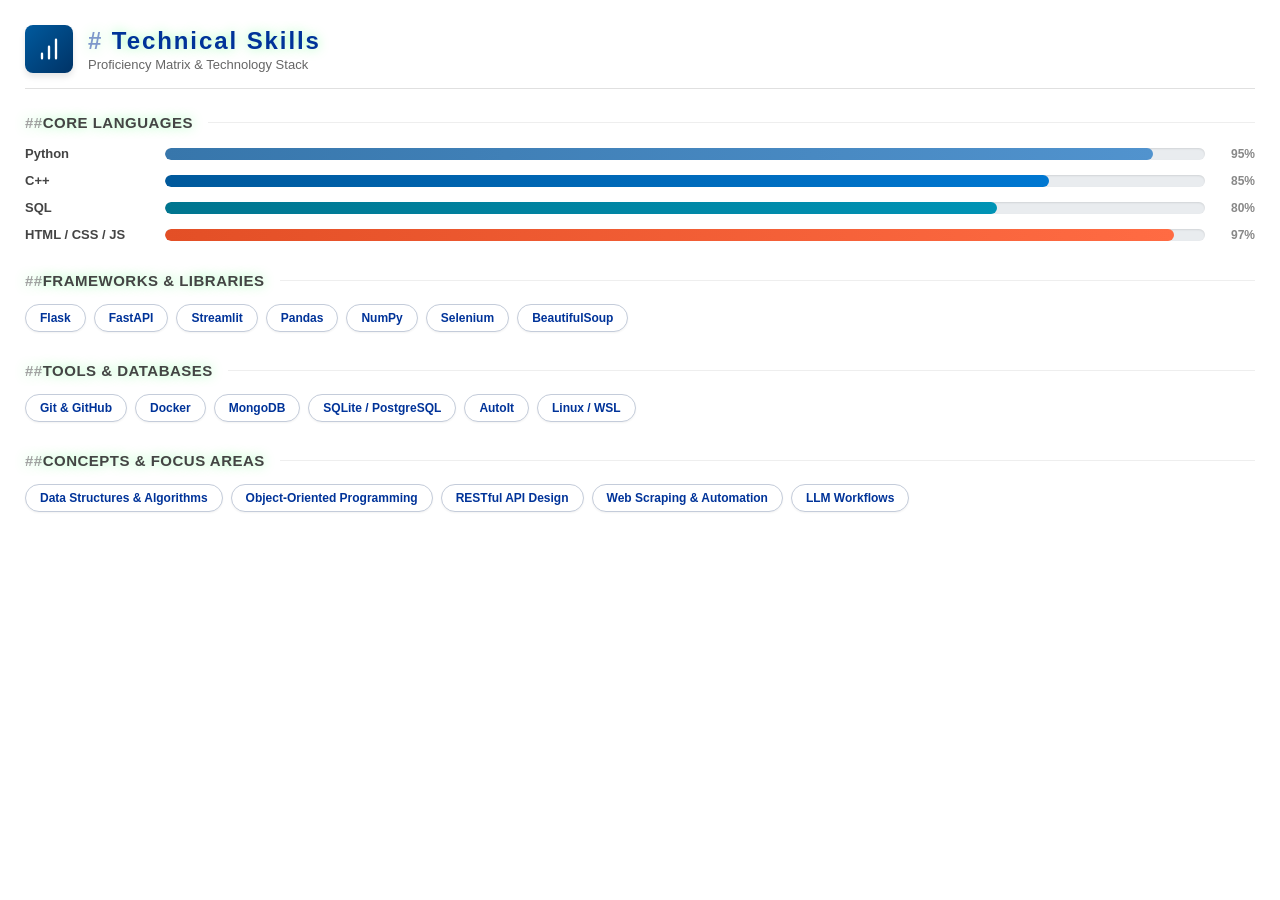
<file: skills.html>
<!DOCTYPE html>
<html lang="en">

<!-- Mirrored from portfolio-rishav.pages.dev/skills by HTTrack Website Copier/3.x [XR&CO'2014], Sun, 19 Apr 2026 09:43:43 GMT -->
<!-- Added by HTTrack --><meta http-equiv="content-type" content="text/html;charset=utf-8" /><!-- /Added by HTTrack -->
<head>
    <meta charset="UTF-8">
    <title>Skills Matrix</title>
    <link rel="stylesheet" href="css/apps.css">
    <style>
        body { 
            font-family: 'Segoe UI', Tahoma, Geneva, Verdana, sans-serif; 
            background: #fff; 
            color: #333; 
            margin: 0; 
            padding: 25px; 
            box-sizing: border-box;
        }
        
        .header {
            display: flex;
            align-items: center;
            gap: 15px;
            margin-bottom: 25px;
            padding-bottom: 15px;
            border-bottom: 1px solid #e0e0e0;
        }
        
        .header-icon {
            width: 48px;
            height: 48px;
            background: linear-gradient(135deg, #005a9e 0%, #003366 100%);
            border-radius: 8px;
            display: flex;
            justify-content: center;
            align-items: center;
            color: white;
            box-shadow: 0 4px 6px rgba(0,0,0,0.1);
        }
        
        .header-icon svg { width: 28px; height: 28px; stroke-width: 2; fill: none; stroke: currentColor; }
        
        h1 { 
            font-size: 24px; 
            color: #003399; 
            margin: 0; 
        }
        
        .subtitle {
            font-size: 13px;
            color: #666;
            margin-top: 2px;
        }
        
        h2 { 
            font-size: 15px; 
            color: #444; 
            margin-top: 20px; 
            margin-bottom: 15px;
            text-transform: uppercase;
            letter-spacing: 0.5px;
            display: flex;
            align-items: center;
        }
        
        h2::after {
            content: '';
            flex: 1;
            height: 1px;
            background: #eee;
            margin-left: 15px;
        }
        
        .skill-group { margin-bottom: 30px; }
        .skill-item { display: flex; align-items: center; margin-bottom: 12px; }
        .skill-name { width: 140px; font-weight: 600; font-size: 13px; color: #444; }
        .skill-percent { width: 40px; font-size: 12px; font-weight: bold; color: #888; text-align: right; margin-left: 10px; }
        
        .skill-bar-container { 
            flex: 1; 
            height: 12px; 
            background: #e9ecef; 
            border-radius: 6px; 
            overflow: hidden; 
            box-shadow: inset 0 1px 2px rgba(0,0,0,0.1); 
        }
        
        .skill-bar { 
            height: 100%; 
            width: 0; 
            border-radius: 6px;
            transition: width 1.5s cubic-bezier(0.22, 1, 0.36, 1); 
        }
        
        /* Bar Colors */
        .color-python { background: linear-gradient(90deg, #3776ab 0%, #5193ce 100%); }
        .color-sql { background: linear-gradient(90deg, #00758f 0%, #0093b5 100%); }
        .color-cpp { background: linear-gradient(90deg, #00599c 0%, #0077d1 100%); }
        .color-web { background: linear-gradient(90deg, #e34f26 0%, #ff6b43 100%); }
        
        /* Badges for tools & frameworks */
        .badges { 
            display: flex; 
            flex-wrap: wrap; 
            gap: 8px; 
        }
        
        .badge { 
            background: #fff; 
            border: 1px solid #c4ccda; 
            padding: 6px 14px; 
            border-radius: 20px; 
            font-size: 12px; 
            font-weight: 600; 
            color: #003399; 
            box-shadow: 0 1px 2px rgba(0,0,0,0.05); 
            transition: all 0.2s;
            cursor: default;
        }
        
        .badge:hover { 
            background: #f0f4f9; 
            border-color: #003399; 
            transform: translateY(-2px); 
            box-shadow: 0 3px 5px rgba(0,51,153,0.1);
        }
        
    </style>
    <link rel="icon" type="image/png" href="https://res.cloudinary.com/db1tiugho/image/upload/c_fill,ar_1:1,g_auto,r_max,w_64,h_64,f_png/v1772822338/147969248_ycsb1h.jpg"/>
</head>
<body>
    <div class="header">
        <div class="header-icon">
            <svg viewBox="0 0 24 24" stroke-linecap="round" stroke-linejoin="round">
                <path d="M12 20V10M18 20V4M6 20v-4"/>
            </svg>
        </div>
        <div>
            <h1>Technical Skills</h1>
            <div class="subtitle">Proficiency Matrix & Technology Stack</div>
        </div>
    </div>
    
    <div class="skill-group">
        <h2>Core Languages</h2>
        <div class="skill-item">
            <div class="skill-name">Python</div>
            <div class="skill-bar-container"><div class="skill-bar color-python" data-width="95%"></div></div>
            <div class="skill-percent">95%</div>
        </div>
        <div class="skill-item">
            <div class="skill-name">C++</div>
            <div class="skill-bar-container"><div class="skill-bar color-cpp" data-width="85%"></div></div>
            <div class="skill-percent">85%</div>
        </div>
        <div class="skill-item">
            <div class="skill-name">SQL</div>
            <div class="skill-bar-container"><div class="skill-bar color-sql" data-width="80%"></div></div>
            <div class="skill-percent">80%</div>
        </div>
        <div class="skill-item">
            <div class="skill-name">HTML / CSS / JS</div>
            <div class="skill-bar-container"><div class="skill-bar color-web" data-width="97%"></div></div>
            <div class="skill-percent">97%</div>
        </div>
    </div>

    <div class="skill-group">
        <h2>Frameworks & Libraries</h2>
        <div class="badges">
            <div class="badge">Flask</div>
            <div class="badge">FastAPI</div>
            <div class="badge">Streamlit</div>
            <div class="badge">Pandas</div>
            <div class="badge">NumPy</div>
            <div class="badge">Selenium</div>
            <div class="badge">BeautifulSoup</div>
        </div>
    </div>

     <div class="skill-group">
        <h2>Tools & Databases</h2>
        <div class="badges">
            <div class="badge">Git & GitHub</div>
            <div class="badge">Docker</div>
            <div class="badge">MongoDB</div>
            <div class="badge">SQLite / PostgreSQL</div>
            <div class="badge">AutoIt</div>
            <div class="badge">Linux / WSL</div>
        </div>
    </div>
    
    <div class="skill-group">
        <h2>Concepts & Focus Areas</h2>
        <div class="badges">
            <div class="badge">Data Structures & Algorithms</div>
            <div class="badge">Object-Oriented Programming</div>
            <div class="badge">RESTful API Design</div>
            <div class="badge">Web Scraping & Automation</div>
            <div class="badge">LLM Workflows</div>
        </div>
    </div>

    <script>
        // Animate skill bars on load
        document.addEventListener("DOMContentLoaded", () => {
            setTimeout(() => {
                document.querySelectorAll('.skill-bar').forEach(bar => {
                    bar.style.width = bar.getAttribute('data-width');
                });
            }, 100);
        });
    </script>
</body>

<!-- Mirrored from portfolio-rishav.pages.dev/skills by HTTrack Website Copier/3.x [XR&CO'2014], Sun, 19 Apr 2026 09:43:43 GMT -->
</html>
</file>
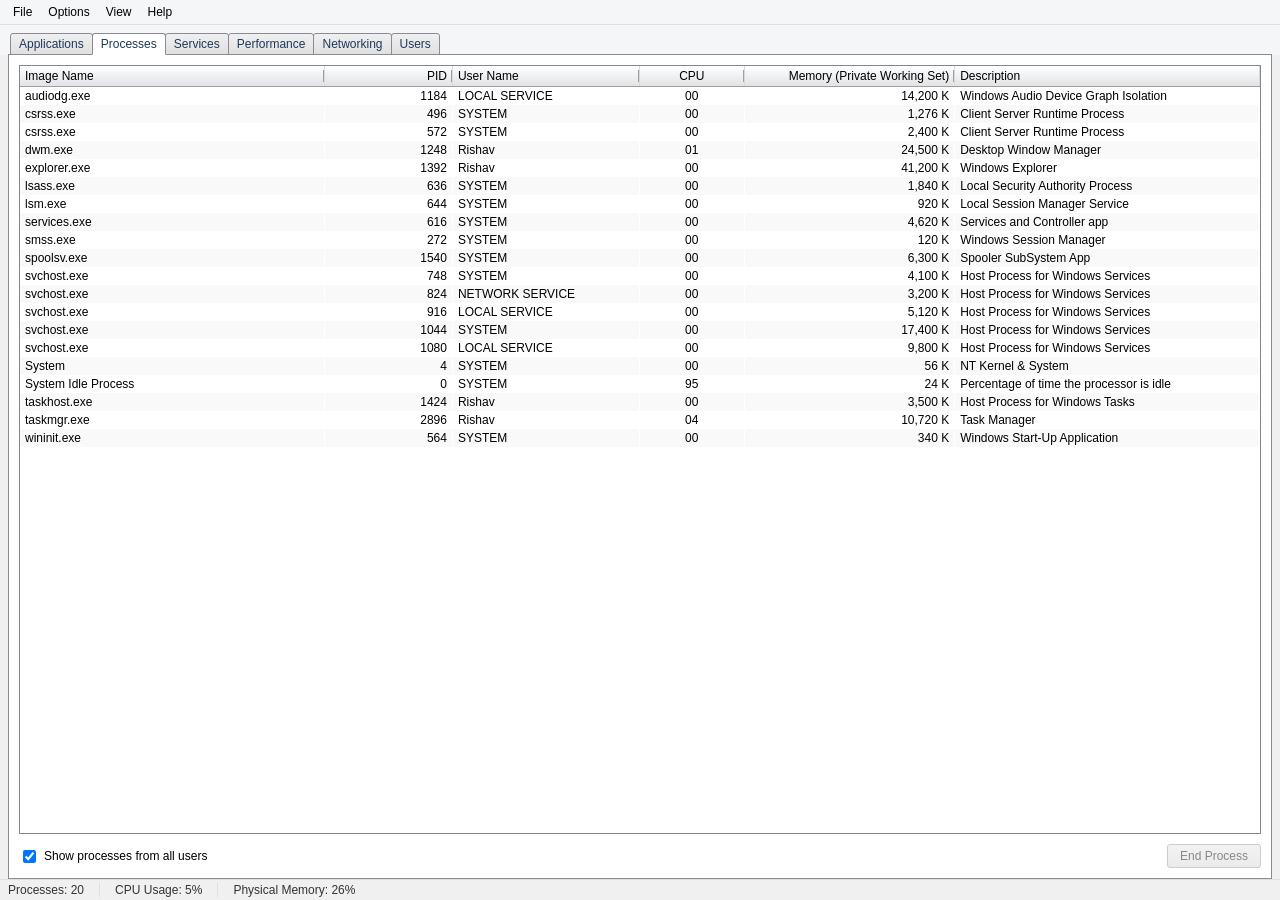
<file: taskmanager.html>
<!DOCTYPE html>
<html lang="en">

<!-- Mirrored from portfolio-rishav.pages.dev/taskmanager by HTTrack Website Copier/3.x [XR&CO'2014], Sun, 19 Apr 2026 09:43:44 GMT -->
<!-- Added by HTTrack --><meta http-equiv="content-type" content="text/html;charset=utf-8" /><!-- /Added by HTTrack -->
<head>
    <meta charset="UTF-8">
    <meta name="viewport" content="width=device-width, initial-scale=1.0">
    <title>Windows Task Manager</title>
    <style>
        body {
            margin: 0;
            padding: 0;
            font-family: 'Segoe UI', Tahoma, Geneva, Verdana, sans-serif;
            background-color: #f0f0f0;
            color: #000;
            display: flex;
            flex-direction: column;
            height: 100vh;
            overflow: hidden;
            font-size: 12px;
            user-select: none;
        }

        /* Menu Bar */
        .menu-bar {
            display: flex;
            padding: 2px 5px;
            background-color: #f5f6f7;
            border-bottom: 1px solid #dfdfdf;
        }
        .menu-item {
            padding: 3px 8px;
            cursor: pointer;
        }
        .menu-item:hover {
            background-color: #cce8ff;
            outline: 1px solid #99d1ff;
        }

        /* Tabs */
        .tabs-container {
            padding: 8px 8px 0 8px;
            background-color: #f5f6f7;
            position: relative;
            z-index: 10;
        }
        .tabs {
            display: flex;
            border-bottom: 1px solid #898c95;
            padding-left: 2px;
        }
        .tab {
            padding: 3px 8px;
            border: 1px solid transparent;
            border-bottom: none;
            margin-right: -1px;
            margin-bottom: -1px;
            position: relative;
            cursor: default;
            color: #1e395b;
            background: linear-gradient(to bottom, #f0f0f0, #e0e0e0);
            border: 1px solid #898c95;
            border-top-left-radius: 3px;
            border-top-right-radius: 3px;
        }
        .tab.active {
            background: #ffffff;
            border-bottom: 1px solid #ffffff;
            z-index: 2;
        }
        .tab:not(.active):hover {
            background: linear-gradient(to bottom, #eaf6fd, #d7effc);
        }

        /* Content Area */
        .content-area {
            flex-grow: 1;
            background-color: #ffffff;
            border: 1px solid #898c95;
            border-top: none;
            margin: 0 8px;
            position: relative;
            display: flex;
            flex-direction: column;
            padding: 10px;
        }

        /* Tab Contents */
        .tab-content {
            display: none;
            flex-grow: 1;
            flex-direction: column;
            height: 100%;
        }
        .tab-content.active {
            display: flex;
        }

        /* Processes DataGrid */
        .datagrid-container {
            flex-grow: 1;
            border: 1px solid #828790;
            overflow: auto;
            position: relative;
            background: white;
        }
        table {
            width: 100%;
            border-collapse: collapse;
            table-layout: fixed;
        }
        th {
            position: sticky;
            top: 0;
            background: linear-gradient(to bottom, #ffffff, #e0e2e5);
            border-bottom: 1px solid #d9d9d9;
            border-right: 1px solid #d9d9d9;
            text-align: left;
            padding: 3px 5px;
            font-weight: normal;
            border-bottom: 1px solid #a0a0a0;
            z-index: 2;
        }
        th:not(:last-child)::after {
            content: '';
            position: absolute;
            right: 0;
            top: 4px;
            bottom: 4px;
            width: 1px;
            background-color: #a0a0a0;
        }
        th.sortable:hover {
            background: linear-gradient(to bottom, #f2f9fe, #d6eefa);
        }
        
        td {
            padding: 2px 5px;
            white-space: nowrap;
            overflow: hidden;
            text-overflow: ellipsis;
            border-right: 1px solid transparent; /* Align with headers */
        }
        
        tr {
            background-color: transparent;
        }
        tr.selected {
            background-color: #3399ff !important;
            color: white;
        }
        tr:nth-child(even):not(.selected) {
            background-color: #f9f9f9;
        }

        /* Layout specifics for Applications Columns */
        .col-app-name { width: 70%; }
        .col-app-status { width: 30%; }

        /* Layout specifics for Processes Columns */
        .col-name { width: 25%; }
        .col-pid { width: 10%; text-align: right; }
        .col-user { width: 15%; }
        .col-cpu { width: 8%; text-align: center; }
        .col-mem { width: 17%; text-align: right; }
        .col-desc { width: 25%; }

        /* Layout specifics for Services Columns */
        .col-srv-name { width: 20%; }
        .col-srv-pid { width: 10%; text-align: right; }
        .col-srv-desc { width: 35%; }
        .col-srv-status { width: 15%; }
        .col-srv-group { width: 20%; }

        /* Layout specifics for Networking Columns */
        .col-net-adapter { width: 40%; }
        .col-net-util { width: 15%; text-align: center; }
        .col-net-speed { width: 15%; text-align: right; }
        .col-net-state { width: 30%; }
        
        /* Layout specifics for Users Columns */
        .col-usr-name { width: 30%; }
        .col-usr-id { width: 10%; text-align: right; }
        .col-usr-status { width: 20%; }
        .col-usr-client { width: 20%; }
        .col-usr-session { width: 20%; }

        td.number { text-align: right; }
        td.center { text-align: center; }

        /* Action Bar */
        .action-bar {
            display: flex;
            justify-content: space-between;
            align-items: center;
            padding-top: 10px;
        }
        button {
            padding: 4px 12px;
            background: linear-gradient(to bottom, #f2f2f2, #ebebeb);
            border: 1px solid #707070;
            border-radius: 3px;
            color: #000;
            font-family: 'Segoe UI', Tahoma, Geneva, Verdana, sans-serif;
            font-size: 12px;
        }
        button:hover:not(:disabled) {
            background: linear-gradient(to bottom, #eaf6fd, #d9f0fc);
            border-color: #3c7fb1;
            box-shadow: 0 0 3px rgba(0, 120, 215, 0.5);
            cursor: pointer;
        }
        button:disabled {
            color: #888;
            border-color: #ccc;
        }
        
        /* Checkbox */
        .checkbox-label {
            display: flex;
            align-items: center;
            gap: 5px;
        }

        /* Status Bar */
        .status-bar {
            display: flex;
            background-color: #f0f0f0;
            border-top: 1px solid #dfdfdf;
            padding: 3px 8px;
            color: #333;
        }
        .status-item {
            border-right: 1px solid #dfdfdf;
            padding-right: 15px;
            margin-right: 15px;
        }
        .status-item:last-child {
            border-right: none;
        }

        /* Performance Tab Styling */
        .perf-container {
            display: flex;
            flex-direction: row;
            height: 100%;
            gap: 15px;
        }
        .perf-graphs {
            flex-grow: 1;
            display: flex;
            flex-direction: column;
            gap: 10px;
        }
        .perf-graph-box {
            border: 1px solid #828790;
            background: white;
            flex-grow: 1;
            position: relative;
            overflow: hidden;
        }
        .graph-title {
            position: absolute;
            top: 2px;
            left: 5px;
            color: #333;
            font-size: 11px;
            z-index: 4;
        }
        .grid-line {
            position: absolute;
            background-color: #e6f0fa;
            width: 100%;
            height: 1px;
            z-index: 1;
        }
        .grid-line-v {
            position: absolute;
            background-color: #e6f0fa;
            width: 1px;
            height: 100%;
            z-index: 1;
        }
        canvas.perf-canvas {
            position: absolute;
            top: 0;
            left: 0;
            width: 100%;
            height: 100%;
            z-index: 2;
        }
        .perf-stats {
            margin-top: 10px;
            display: flex;
            justify-content: space-between;
            padding: 10px;
            border-top: 1px solid #eee;
        }
        .stat-group h3 {
            margin: 0 0 5px 0;
            font-size: 11px;
            font-weight: normal;
            color: #666;
        }
        .stat-group p {
            margin: 0;
            font-size: 16px;
        }

        /* Under Construction Tab */
        .construction {
            display: flex;
            justify-content: center;
            align-items: center;
            height: 100%;
            color: #666;
            flex-direction: column;
            gap: 10px;
        }
    </style>
</head>
<body>

    <div class="menu-bar">
        <div class="menu-item">File</div>
        <div class="menu-item">Options</div>
        <div class="menu-item">View</div>
        <div class="menu-item">Help</div>
    </div>

    <div class="tabs-container">
        <div class="tabs">
            <div class="tab" data-target="applications">Applications</div>
            <div class="tab active" data-target="processes">Processes</div>
            <div class="tab" data-target="services">Services</div>
            <div class="tab" data-target="performance">Performance</div>
            <div class="tab" data-target="networking">Networking</div>
            <div class="tab" data-target="users">Users</div>
        </div>
    </div>

    <div class="content-area">
        <!-- Processes Tab -->
        <div id="tab-processes" class="tab-content active">
            <div class="datagrid-container">
                <table id="process-table">
                    <thead>
                        <tr>
                            <th class="col-name sortable">Image Name</th>
                            <th class="col-pid sortable">PID</th>
                            <th class="col-user sortable">User Name</th>
                            <th class="col-cpu sortable">CPU</th>
                            <th class="col-mem sortable">Memory (Private Working Set)</th>
                            <th class="col-desc sortable">Description</th>
                        </tr>
                    </thead>
                    <tbody id="process-list">
                        <!-- Populated by JS -->
                    </tbody>
                </table>
            </div>
            <div class="action-bar">
                <label class="checkbox-label">
                    <input type="checkbox" checked> Show processes from all users
                </label>
                <button id="btn-end-process" disabled>End Process</button>
            </div>
        </div>

        <!-- Performance Tab -->
        <div id="tab-performance" class="tab-content">
            <div class="perf-container">
                <div class="perf-graphs">
                    <div style="display:flex; justify-content:space-between; margin-bottom:-5px;">
                        <span style="font-size:16px;">CPU Usage</span>
                        <span style="font-size:16px;">Memory</span>
                    </div>
                    <div style="display:flex; gap:10px; flex-grow:1;">
                        <div class="perf-graph-box" id="cpu-graph-container">
                            <span class="graph-title">CPU Usage %</span>
                            <canvas id="cpu-canvas" class="perf-canvas"></canvas>
                        </div>
                        <div class="perf-graph-box" id="mem-graph-container">
                            <span class="graph-title">Physical Memory Usage</span>
                            <canvas id="mem-canvas" class="perf-canvas"></canvas>
                        </div>
                    </div>
                    <div class="perf-stats">
                        <div class="stat-group">
                            <h3>Physical Memory (MB)</h3>
                            <div style="display:flex; justify-content:space-between; width:150px;">
                                <span>Total</span><span>8192</span>
                            </div>
                            <div style="display:flex; justify-content:space-between; width:150px;">
                                <span>Cached</span><span>2048</span>
                            </div>
                            <div style="display:flex; justify-content:space-between; width:150px;">
                                <span>Available</span><span id="mem-avail">6020</span>
                            </div>
                            <div style="display:flex; justify-content:space-between; width:150px;">
                                <span>Free</span><span id="mem-free">3900</span>
                            </div>
                        </div>
                        <div class="stat-group">
                            <h3>System</h3>
                            <div style="display:flex; justify-content:space-between; width:150px;">
                                <span>Handles</span><span id="sys-handles">16394</span>
                            </div>
                            <div style="display:flex; justify-content:space-between; width:150px;">
                                <span>Threads</span><span id="sys-threads">768</span>
                            </div>
                            <div style="display:flex; justify-content:space-between; width:150px;">
                                <span>Processes</span><span id="sys-processes">52</span>
                            </div>
                            <div style="display:flex; justify-content:space-between; width:150px;">
                                <span>Up Time</span><span id="sys-uptime">0:14:00:23</span>
                            </div>
                        </div>
                    </div>
                </div>
            </div>
        </div>

        <!-- Applications Tab -->
        <div id="tab-applications" class="tab-content">
            <div class="datagrid-container">
                <table id="app-table">
                    <thead>
                        <tr>
                            <th class="col-app-name sortable">Task</th>
                            <th class="col-app-status sortable">Status</th>
                        </tr>
                    </thead>
                    <tbody id="app-list">
                        <!-- Populated by JS -->
                    </tbody>
                </table>
            </div>
            <div class="action-bar" style="justify-content: flex-end; gap: 10px;">
                <button id="btn-end-task" disabled>End Task</button>
                <button disabled>Switch To</button>
                <button disabled>New Task...</button>
            </div>
        </div>

        <!-- Services Tab -->
        <div id="tab-services" class="tab-content">
            <div class="datagrid-container">
                <table id="service-table">
                    <thead>
                        <tr>
                            <th class="col-srv-name sortable">Name</th>
                            <th class="col-srv-pid sortable">PID</th>
                            <th class="col-srv-desc sortable">Description</th>
                            <th class="col-srv-status sortable">Status</th>
                            <th class="col-srv-group sortable">Group</th>
                        </tr>
                    </thead>
                    <tbody id="service-list">
                        <tr><td>Audiosrv</td><td class="number">1184</td><td>Windows Audio</td><td>Running</td><td>LocalServiceNetworkRestricted</td></tr>
                        <tr><td>BFE</td><td class="number">1044</td><td>Base Filtering Engine</td><td>Running</td><td>LocalServiceNoNetwork</td></tr>
                        <tr><td>CryptSvc</td><td class="number">1044</td><td>Cryptographic Services</td><td>Running</td><td>NetworkService</td></tr>
                        <tr><td>Dhcp</td><td class="number">1044</td><td>DHCP Client</td><td>Running</td><td>LocalServiceNetworkRestricted</td></tr>
                        <tr><td>EventLog</td><td class="number">1080</td><td>Windows Event Log</td><td>Running</td><td>LocalServiceNetworkRestricted</td></tr>
                        <tr><td>lmhosts</td><td class="number">916</td><td>TCP/IP NetBIOS Helper</td><td>Running</td><td>LocalServiceNetworkRestricted</td></tr>
                        <tr><td>MpsSvc</td><td class="number">1044</td><td>Windows Firewall</td><td>Running</td><td>LocalServiceNoNetwork</td></tr>
                        <tr><td>PlugPlay</td><td class="number">748</td><td>Plug and Play</td><td>Running</td><td>DcomLaunch</td></tr>
                        <tr><td>Spooler</td><td class="number">1540</td><td>Print Spooler</td><td>Running</td><td>SpoolerGroup</td></tr>
                        <tr><td>TimeBroker</td><td class="number">0</td><td>Time Broker</td><td>Stopped</td><td>LocalService</td></tr>
                        <tr><td>Winmgmt</td><td class="number">1044</td><td>Windows Management Instrume...</td><td>Running</td><td>netsvcs</td></tr>
                        <tr><td>wuauserv</td><td class="number">0</td><td>Windows Update</td><td>Stopped</td><td>netsvcs</td></tr>
                    </tbody>
                </table>
            </div>
            <div class="action-bar" style="justify-content: flex-end;">
                <button disabled>Services...</button>
            </div>
        </div>

        <!-- Networking Tab -->
        <div id="tab-networking" class="tab-content">
            <div class="perf-container" style="flex-direction: column;">
                <div class="perf-graph-box" style="height: 150px; flex-grow: 0;" id="net-graph-container">
                    <span class="graph-title">Local Area Connection</span>
                    <canvas id="net-canvas" class="perf-canvas"></canvas>
                </div>
                <div class="datagrid-container" style="margin-top: 10px; flex-grow: 1;">
                    <table id="network-table">
                        <thead>
                            <tr>
                                <th class="col-net-adapter sortable">Adapter Name</th>
                                <th class="col-net-util sortable">Network Utilization</th>
                                <th class="col-net-speed sortable">Link Speed</th>
                                <th class="col-net-state sortable">State</th>
                            </tr>
                        </thead>
                        <tbody id="network-list">
                            <tr>
                                <td>Local Area Connection</td>
                                <td class="center" id="net-util-text">0.3 %</td>
                                <td class="number">1 Gbps</td>
                                <td>Operational</td>
                            </tr>
                            <tr>
                                <td>Wireless Network Connection</td>
                                <td class="center">0 %</td>
                                <td class="number">54 Mbps</td>
                                <td>Disconnected</td>
                            </tr>
                        </tbody>
                    </table>
                </div>
            </div>
        </div>
        
        <!-- Users Tab -->
        <div id="tab-users" class="tab-content">
            <div class="datagrid-container">
                <table id="user-table">
                    <thead>
                        <tr>
                            <th class="col-usr-name sortable">User</th>
                            <th class="col-usr-id sortable">ID</th>
                            <th class="col-usr-status sortable">Status</th>
                            <th class="col-usr-client sortable">Client Name</th>
                            <th class="col-usr-session sortable">Session</th>
                        </tr>
                    </thead>
                    <tbody id="user-list">
                        <tr class="selected">
                            <td>Rishav</td>
                            <td class="number">1</td>
                            <td>Active</td>
                            <td></td>
                            <td>Console</td>
                        </tr>
                    </tbody>
                </table>
            </div>
            <div class="action-bar" style="justify-content: flex-end; gap: 10px;">
                <button disabled>Disconnect</button>
                <button disabled>Logoff</button>
                <button disabled>Send Message...</button>
            </div>
        </div>

    </div>

    <div class="status-bar">
        <div class="status-item" id="status-processes">Processes: 52</div>
        <div class="status-item" id="status-cpu">CPU Usage: 5%</div>
        <div class="status-item" id="status-mem">Physical Memory: 26%</div>
    </div>

    <script>
        // Tab Switching Logic
        const tabs = document.querySelectorAll('.tab');
        const contents = document.querySelectorAll('.tab-content');

        tabs.forEach(tab => {
            tab.addEventListener('click', () => {
                const target = tab.getAttribute('data-target');
                
                tabs.forEach(t => t.classList.remove('active'));
                contents.forEach(c => c.classList.remove('active'));
                
                tab.classList.add('active');
                document.getElementById(`tab-${target}`).classList.add('active');
                
                // Trigger resize to fix canvas widths for newly visible tabs
                window.dispatchEvent(new Event('resize'));
            });
        });

        // Background System Processes
        const systemProcesses = [
            { name: 'System Idle Process', pid: 0, user: 'SYSTEM', cpu: 95, mem: 24, desc: 'Percentage of time the processor is idle' },
            { name: 'System', pid: 4, user: 'SYSTEM', cpu: 0, mem: 56, desc: 'NT Kernel & System' },
            { name: 'smss.exe', pid: 272, user: 'SYSTEM', cpu: 0, mem: 120, desc: 'Windows Session Manager' },
            { name: 'csrss.exe', pid: 496, user: 'SYSTEM', cpu: 0, mem: 1276, desc: 'Client Server Runtime Process' },
            { name: 'wininit.exe', pid: 564, user: 'SYSTEM', cpu: 0, mem: 340, desc: 'Windows Start-Up Application' },
            { name: 'csrss.exe', pid: 572, user: 'SYSTEM', cpu: 0, mem: 2400, desc: 'Client Server Runtime Process' },
            { name: 'services.exe', pid: 616, user: 'SYSTEM', cpu: 0, mem: 4620, desc: 'Services and Controller app' },
            { name: 'lsass.exe', pid: 636, user: 'SYSTEM', cpu: 0, mem: 1840, desc: 'Local Security Authority Process' },
            { name: 'lsm.exe', pid: 644, user: 'SYSTEM', cpu: 0, mem: 920, desc: 'Local Session Manager Service' },
            { name: 'svchost.exe', pid: 748, user: 'SYSTEM', cpu: 0, mem: 4100, desc: 'Host Process for Windows Services' },
            { name: 'svchost.exe', pid: 824, user: 'NETWORK SERVICE', cpu: 0, mem: 3200, desc: 'Host Process for Windows Services' },
            { name: 'svchost.exe', pid: 916, user: 'LOCAL SERVICE', cpu: 0, mem: 5120, desc: 'Host Process for Windows Services' },
            { name: 'svchost.exe', pid: 1044, user: 'SYSTEM', cpu: 0, mem: 17400, desc: 'Host Process for Windows Services' },
            { name: 'svchost.exe', pid: 1080, user: 'LOCAL SERVICE', cpu: 0, mem: 9800, desc: 'Host Process for Windows Services' },
            { name: 'audiodg.exe', pid: 1184, user: 'LOCAL SERVICE', cpu: 0, mem: 14200, desc: 'Windows Audio Device Graph Isolation' },
            { name: 'dwm.exe', pid: 1248, user: 'Rishav', cpu: 1, mem: 24500, desc: 'Desktop Window Manager' },
            { name: 'explorer.exe', pid: 1392, user: 'Rishav', cpu: 0, mem: 41200, desc: 'Windows Explorer' },
            { name: 'taskhost.exe', pid: 1424, user: 'Rishav', cpu: 0, mem: 3500, desc: 'Host Process for Windows Tasks' },
            { name: 'spoolsv.exe', pid: 1540, user: 'SYSTEM', cpu: 0, mem: 6300, desc: 'Spooler SubSystem App' },
            { name: 'taskmgr.exe', pid: 2896, user: 'Rishav', cpu: 4, mem: 10720, desc: 'Task Manager' }
        ];

        // Process Management
        const processList = document.getElementById('process-list');
        const btnEndProcess = document.getElementById('btn-end-process');
        let selectedProcessId = null; // Either a PID (number) or Window ID (string)
        let processesData = []; // Combined array for rendering

        let fetchedActiveApps = [];

        window.addEventListener('message', (event) => {
            if (event.data && event.data.type === 'windowsList') {
                fetchedActiveApps = event.data.windows
                    .filter(w => w.appId !== 'taskmanager')
                    .map(win => ({
                        name: win.appId + '.exe',
                        appId: win.appId,
                        pid: 'win_' + win.id,
                        user: 'Rishav',
                        cpu: Math.floor(Math.random() * 3),
                        mem: Math.floor(Math.random() * 50000) + 12000,
                        desc: win.title,
                        iconSvg: win.iconSvg,
                        isRealWindow: true,
                        winId: win.id
                    }));
            }
        });

        function fetchRunningApps() {
            try {
                if (window.parent) {
                    window.parent.postMessage({ type: 'getWindows' }, '*');
                }
            } catch(e) {}
            return fetchedActiveApps;
        }

        function formatMem(kb) {
            return kb.toLocaleString() + ' K';
        }

        function renderProcesses() {
            processList.innerHTML = '';
            
            const activeApps = fetchRunningApps();
            // Create a fresh array of current processes
            processesData = [...activeApps, ...systemProcesses].sort((a,b) => a.name.localeCompare(b.name));
            
            processesData.forEach(proc => {
                const tr = document.createElement('tr');
                if (selectedProcessId === proc.pid) {
                    tr.classList.add('selected');
                }
                
                // Add a small delay for styling to load before calculating text logic if needed
                tr.innerHTML = `
                    <td class="col-name">${proc.name}</td>
                    <td class="col-pid number">${String(proc.pid).startsWith('win_') ? Math.floor(Math.random()*2000)+3000 : proc.pid}</td>
                    <td class="col-user">${proc.user}</td>
                    <td class="col-cpu center">${proc.cpu.toString().padStart(2, '0')}</td>
                    <td class="col-mem number">${formatMem(proc.mem)}</td>
                    <td class="col-desc">${proc.desc}</td>
                `;

                tr.addEventListener('click', () => {
                    // Deselect previous
                    document.querySelectorAll('#process-list tr').forEach(row => row.classList.remove('selected'));
                    tr.classList.add('selected');
                    selectedProcessId = proc.pid;
                    btnEndProcess.disabled = false;
                });

                processList.appendChild(tr);
            });
            
            document.getElementById('status-processes').innerText = `Processes: ${processesData.length}`;
            document.getElementById('sys-processes').innerText = processesData.length;
        }

        // End Process Action
        btnEndProcess.addEventListener('click', () => {
            if (!selectedProcessId) return;
            
            const proc = processesData.find(p => p.pid === selectedProcessId);
            if (!proc) return;
            
            if (proc.isRealWindow) {
                // Instruct the parent OS via postMessage to close it safely
                if (window.parent) {
                    window.parent.postMessage({ type: 'closeWindow', winId: proc.winId }, '*');
                    selectedProcessId = null;
                    btnEndProcess.disabled = true;
                    // Will naturally disappear on next 1000ms tick when windows list updates
                }
            } else {
                // It's a fake background process
                const confirmKill = confirm(`WARNING: Terminating a process can cause undesired results including loss of data and system instability. Are you sure you want to terminate ${proc.name}?`);
                if (confirmKill) {
                    if (proc.user === 'SYSTEM') {
                        alert("Access Denied. You do not have permission to terminate a SYSTEM level process.");
                    } else {
                        // Remove from fake list
                        const idx = systemProcesses.findIndex(p => p.pid === proc.pid);
                        if (idx !== -1) systemProcesses.splice(idx, 1);
                        selectedProcessId = null;
                        btnEndProcess.disabled = true;
                        renderProcesses();
                    }
                }
            }
        });

        // Applications Tab Management
        const appList = document.getElementById('app-list');
        const btnEndTask = document.getElementById('btn-end-task');
        let selectedAppWinId = null;

        function renderApplications() {
            appList.innerHTML = '';
            const activeApps = fetchRunningApps().filter(p => p.isRealWindow); // Only actual user windows
            
            activeApps.forEach(app => {
                const tr = document.createElement('tr');
                if (selectedAppWinId === app.winId) {
                    tr.classList.add('selected');
                }
                
                let iconHtml = '';
                if (app.iconSvg) {
                    iconHtml = `<img src="${app.iconSvg}" style="width:14px; height:14px; margin-right:6px; vertical-align:middle;">`;
                }
                
                tr.innerHTML = `
                    <td class="col-app-name" style="border-right: none; padding-left: 6px;">${iconHtml}<span style="vertical-align: middle;">${app.desc}</span></td>
                    <td class="col-app-status" style="border-right: none;">Running</td>
                `;

                tr.addEventListener('click', () => {
                    document.querySelectorAll('#app-list tr').forEach(row => row.classList.remove('selected'));
                    tr.classList.add('selected');
                    selectedAppWinId = app.winId;
                    btnEndTask.disabled = false;
                });

                appList.appendChild(tr);
            });

            // If selected app no longer exists, disable button
            if (selectedAppWinId && !activeApps.find(a => a.winId === selectedAppWinId)) {
                selectedAppWinId = null;
                btnEndTask.disabled = true;
            }
        }

        btnEndTask.addEventListener('click', () => {
             if (selectedAppWinId) {
                if (window.parent) {
                    window.parent.postMessage({ type: 'closeWindow', winId: selectedAppWinId }, '*');
                    selectedAppWinId = null;
                    btnEndTask.disabled = true;
                    // Processes and applications will re-render automatically on next tick
                }
            }
        });

        // Background update intervals
        setInterval(() => {
            const pGrid = document.querySelector('#tab-processes .datagrid-container');
            const pScroll = pGrid ? pGrid.scrollTop : 0;
            
            // Re-render processes and apps frequently to catch newly opened apps
            renderProcesses();
            renderApplications();
            
            if (pGrid) pGrid.scrollTop = pScroll;
        }, 1000);

        setInterval(() => {
            // Update CPU and Memory Randomly for realism
            let cpuTotal = 0;
            processesData.forEach(p => {
                if (p.name !== 'System Idle Process') {
                    // Fluctuate CPU slightly
                    if (Math.random() > 0.7) {
                        p.cpu = Math.max(0, p.cpu + (Math.floor(Math.random()*3)-1));
                    }
                    cpuTotal += p.cpu;
                }
            });
            
            const idleProc = systemProcesses.find(p => p.name === 'System Idle Process');
            if (idleProc) {
                idleProc.cpu = Math.max(0, 100 - cpuTotal);
            }
            
            document.getElementById('status-cpu').innerText = `CPU Usage: ${cpuTotal}%`;
            
            // Re-render if processes tab is active instead of redrawing whole table?
            // Since this runs every 2s, we can just let the 3s render handle the table updates.
            
        }, 2000);

        // Performance Graphs Logic
        function setupGraph(canvasId, color, gridColor, initialGenerator) {
            const container = document.getElementById(canvasId).parentElement;
            const canvas = document.getElementById(canvasId);
            const ctx = canvas.getContext('2d');
            
            // Draw grid overlay in container via CSS
            for(let i=1; i<10; i++) {
                const line = document.createElement('div');
                line.className = 'grid-line';
                line.style.top = `${i*10}%`;
                if(gridColor) line.style.backgroundColor = gridColor;
                container.appendChild(line);
                
                const vline = document.createElement('div');
                vline.className = 'grid-line-v';
                vline.style.left = `${i*10}%`;
                if(gridColor) vline.style.backgroundColor = gridColor;
                container.appendChild(vline);
            }

            const dataPoints = Array(60).fill(0);
            if (initialGenerator) {
                for (let i = 0; i < 60; i++) {
                    dataPoints[i] = initialGenerator();
                }
            }
            
            function resizeCanvas() {
                canvas.width = container.clientWidth;
                canvas.height = container.clientHeight;
            }
            window.addEventListener('resize', resizeCanvas);
            resizeCanvas();

            function draw() {
                ctx.clearRect(0, 0, canvas.width, canvas.height);
                
                ctx.beginPath();
                ctx.moveTo(0, canvas.height);
                
                const step = canvas.width / (dataPoints.length - 1);
                
                for(let i=0; i<dataPoints.length; i++) {
                    const x = i * step;
                    const y = canvas.height - (dataPoints[i] / 100) * canvas.height;
                    ctx.lineTo(x, y);
                }
                
                ctx.lineTo(canvas.width, canvas.height);
                ctx.closePath();
                
                // Fill Under Graph
                ctx.fillStyle = `rgba(${color}, 0.15)`;
                ctx.fill();
                
                // Line
                ctx.strokeStyle = `rgb(${color})`;
                ctx.lineWidth = 1.5;
                ctx.stroke();
            }

            function addValue(val) {
                dataPoints.push(val);
                dataPoints.shift();
                draw();
            }
            
            // Initial draw attempt
            if (container.clientWidth > 0) {
                draw();
            }

            return { addValue, draw };
        }

        const cpuGraph = setupGraph('cpu-canvas', '17, 125, 187', '#e6f0fa', () => Math.max(2, Math.min(100, (Math.random() * 10) + (Math.random() > 0.8 ? 20 : 0))));    // Blue
        const memGraph = setupGraph('mem-canvas', '139, 18, 174', '#f3e6f8', () => 26 + (Math.random() * 2 - 1));    // Purple
        const netGraph = setupGraph('net-canvas', '196, 116, 4', '#faeedf', () => Math.random() > 0.85 ? (Math.random() * 80 + 10) : (Math.random() * 3));     // Orange
        
        let uptimeSecs = 84023; // Random start uptime
        
        function formatUptime(seconds) {
            const d = Math.floor(seconds / (3600*24));
            const h = Math.floor(seconds % (3600*24) / 3600);
            const m = Math.floor(seconds % 3600 / 60);
            const s = Math.floor(seconds % 60);
            return `${d}:${h.toString().padStart(2,'0')}:${m.toString().padStart(2,'0')}:${s.toString().padStart(2,'0')}`;
        }

        setInterval(() => {
            // CPU fluctuates between 2 and 15 commonly
            const cpuVal = Math.max(2, Math.min(100, (Math.random() * 10) + (Math.random() > 0.8 ? 20 : 0)));
            cpuGraph.addValue(cpuVal);
            
            // Mem fluctuates very slightly around 26%
            const memVal = 26 + (Math.random() * 2 - 1);
            memGraph.addValue(memVal);
            
            uptimeSecs++;
            document.getElementById('sys-uptime').innerText = formatUptime(uptimeSecs);
            
            // Network fluctuation (huge spikes randomly, else low hum)
            const netVal = Math.random() > 0.85 ? (Math.random() * 80 + 10) : (Math.random() * 3);
            netGraph.addValue(netVal);
            document.getElementById('net-util-text').innerText = netVal.toFixed(2) + ' %';
            
        }, 1000);

        // Initial Render
        renderProcesses();
        renderApplications();

    </script>
</body>

<!-- Mirrored from portfolio-rishav.pages.dev/taskmanager by HTTrack Website Copier/3.x [XR&CO'2014], Sun, 19 Apr 2026 09:43:44 GMT -->
</html>
</file>
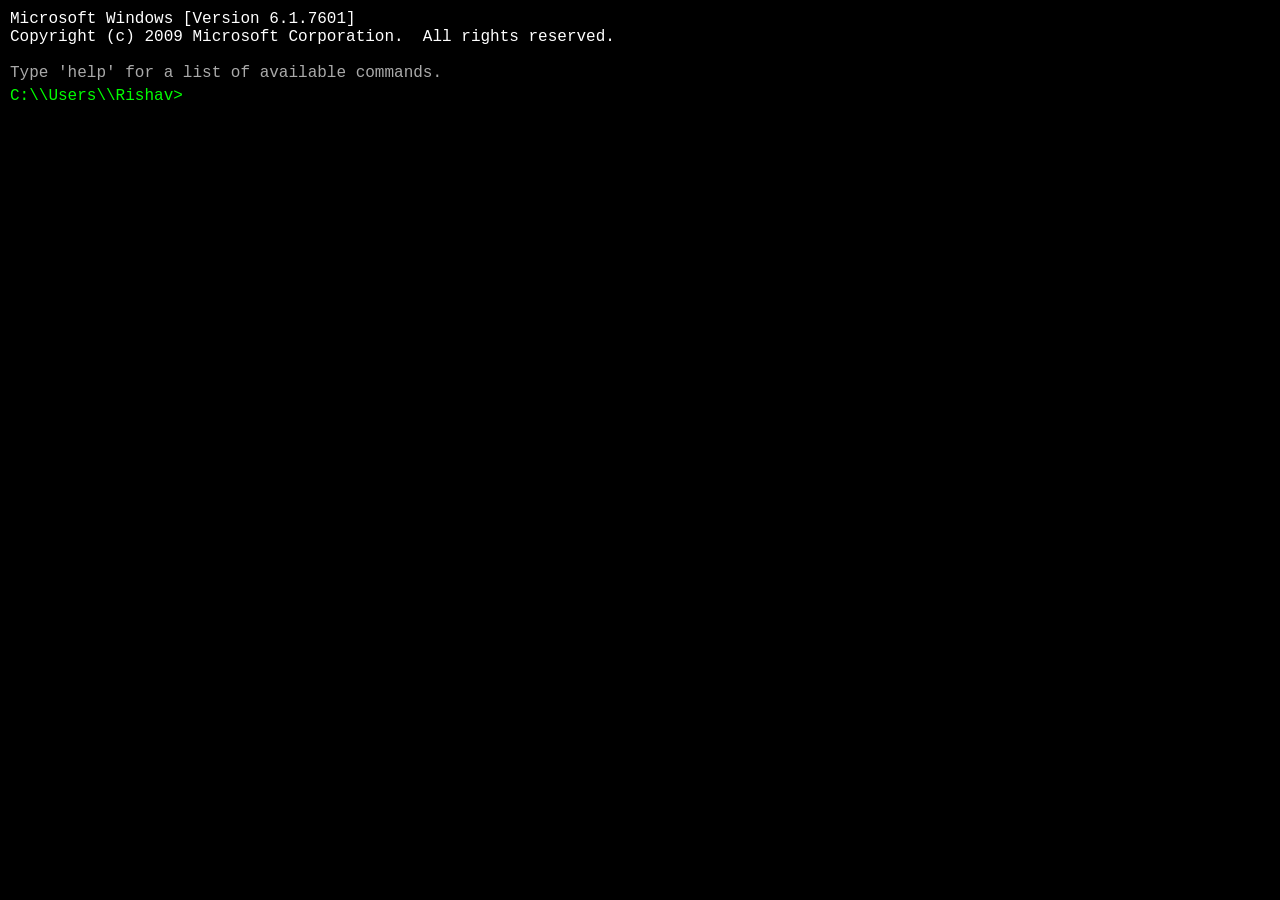
<file: terminal.html>
<!DOCTYPE html>
<html lang="en">

<!-- Mirrored from portfolio-rishav.pages.dev/terminal by HTTrack Website Copier/3.x [XR&CO'2014], Sun, 19 Apr 2026 09:43:43 GMT -->
<!-- Added by HTTrack --><meta http-equiv="content-type" content="text/html;charset=utf-8" /><!-- /Added by HTTrack -->
<head>
    <meta charset="UTF-8">
    <title>Terminal</title>
    <style>
        body {
            background: #000;
            color: #fff;
            font-family: 'Consolas', 'Courier New', monospace;
            padding: 10px;
            margin: 0;
            overflow-y: auto;
            height: 100vh;
            box-sizing: border-box;
        }
        #output {
            margin-bottom: 5px;
            white-space: pre-wrap;
        }
        #prompt-line {
            display: flex;
        }
        #prompt {
            color: #0f0;
            margin-right: 8px;
            white-space: nowrap;
        }
        #input {
            background: transparent;
            border: none;
            color: #fff;
            outline: none;
            font-family: inherit;
            flex: 1;
            font-size: 16px;
        }
        .help-text { color: #aaa; }
    </style>
    <link rel="icon" type="image/png" href="https://res.cloudinary.com/db1tiugho/image/upload/c_fill,ar_1:1,g_auto,r_max,w_64,h_64,f_png/v1772822338/147969248_ycsb1h.jpg"/>
</head>
<body>
    <div id="output">Microsoft Windows [Version 6.1.7601]
Copyright (c) 2009 Microsoft Corporation.  All rights reserved.

<span class="help-text">Type 'help' for a list of available commands.</span>
</div>
    <div id="prompt-line">
        <span id="prompt">C:\\Users\\Rishav&gt;</span>
        <input type="text" id="input" autofocus autocomplete="off" spellcheck="false">
    </div>

    <script>
        const output = document.getElementById('output');
        const input = document.getElementById('input');
        
        document.addEventListener('click', () => input.focus());

        const commands = {
            'help': `Available commands:
  help      - Show this message
  whoami    - Display user info
  projects  - Open projects
  resume    - Open resume
  skills    - Open skills
  computer  - Open My Computer
  calculator - Open calculator
  notepad   - Open notepad
  recycle   - Open Recycle Bin
  github    - Open github
  contact   - Open contact
  sudo hire rishav - ???
  sudo rm -rf system32 - Delete System
  clear     - Clear terminal`,
            'whoami': `Rishav\nDeveloper / Automation Builder\nHR Tech Tools Creator\nOpen Source Hacker`,
            'projects': 'Opening projects...',
            'resume': 'Opening resume...',
            'skills': 'Opening skills...',
            'computer': 'Opening My Computer...',
            'calculator': 'Opening calculator...',
            'notepad': 'Opening notepad...',
            'recycle': 'Opening Recycle Bin...',
            'github': 'Opening github...',
            'contact': 'Opening contact...',
            'sudo rm -rf system32': 'Access denied.\nNice try.',
            'clear': ''
        };

        input.addEventListener('keydown', function(e) {
            if (e.key === 'Enter') {
                const cmd = this.value.trim().toLowerCase();
                const outCmd = this.value;
                this.value = '';

                // Echo prompt and command
                const log = document.createElement('div');
                log.innerHTML = `<span style="color:#0f0;">C:\\Users\\Rishav&gt;</span> ${outCmd}`;
                output.appendChild(log);

                if (cmd === '') return;

                if (cmd === 'clear') {
                    output.innerHTML = '';
                    window.scrollTo(0, document.body.scrollHeight);
                    return;
                }

                const res = document.createElement('div');
                res.style.marginBottom = '10px';

                // Hidden Easter Egg
                if (cmd === 'sudo hire rishav') {
                    res.innerHTML = '<span style="color: #0f0;">Permission granted.</span><br>Opening resume...';
                    output.appendChild(res);
                    window.scrollTo(0, document.body.scrollHeight);
                    
                    setTimeout(() => {
                        if (window.parent) {
                            window.parent.postMessage({ type: 'openApp', appId: 'resume' }, '*');
                        }
                    }, 800);
                    return;
                }

                if (commands.hasOwnProperty(cmd)) {
                    // Fix regex to actually target newlines
                    res.innerHTML = commands[cmd].replace(/\n/g, '<br>');
                    
                    // Call parent window to open app using postMessage to bypass sandboxing
                    if (['projects', 'resume', 'skills', 'computer', 'calculator', 'notepad', 'recycle', 'github', 'contact'].includes(cmd)) {
                        setTimeout(() => {
                            window.parent.postMessage({ type: 'openApp', appId: cmd }, '*');
                        }, 500);
                    }
                } else {
                    res.innerHTML = `'${cmd}' is not recognized as an internal or external command,<br>operable program or batch file.`;
                }

                output.appendChild(res);
                window.scrollTo(0, document.body.scrollHeight);
            }
        });
    </script>
</body>

<!-- Mirrored from portfolio-rishav.pages.dev/terminal by HTTrack Website Copier/3.x [XR&CO'2014], Sun, 19 Apr 2026 09:43:43 GMT -->
</html>
</file>
<file: css/apps.css>
/* Hacker theme for iframe apps */
@import url('https://fonts.googleapis.com/css2?family=JetBrains+Mono:wght@300;400;600;700&display=swap');

:root {
    --green: #00ff41;
    --green-dim: #00cc33;
    --border-green: rgba(0,255,65,0.3);
    --bg: #050f05;
    --font: "JetBrains Mono", "Fira Code", "Courier New", monospace;
}

body {
    background: var(--bg);
    color: var(--green);
    font-family: var(--font);
    padding: 20px;
    margin: 0;
    overflow-y: auto;
    scrollbar-width: thin;
    scrollbar-color: var(--border-green) transparent;
}

h1, h2, h3 {
    color: var(--green);
    margin-top: 0;
    letter-spacing: 0.08em;
    text-shadow: 0 0 12px rgba(0,255,65,0.4);
}

h1::before { content: '# '; opacity: 0.5; }
h2::before { content: '## '; opacity: 0.5; }

a {
    color: var(--green-dim);
    text-decoration: none;
    border-bottom: 1px solid var(--border-green);
    transition: all 0.2s;
}

a:hover {
    color: var(--green);
    text-shadow: 0 0 8px rgba(0,255,65,0.5);
    border-bottom-color: var(--green);
}

.container {
    max-width: 800px;
    margin: 0 auto;
}

p { color: rgba(0,255,65,0.8); line-height: 1.7; }

@media (max-width: 640px) {
    body { padding: 12px; }
    .container { max-width: none; }
}
</file>
